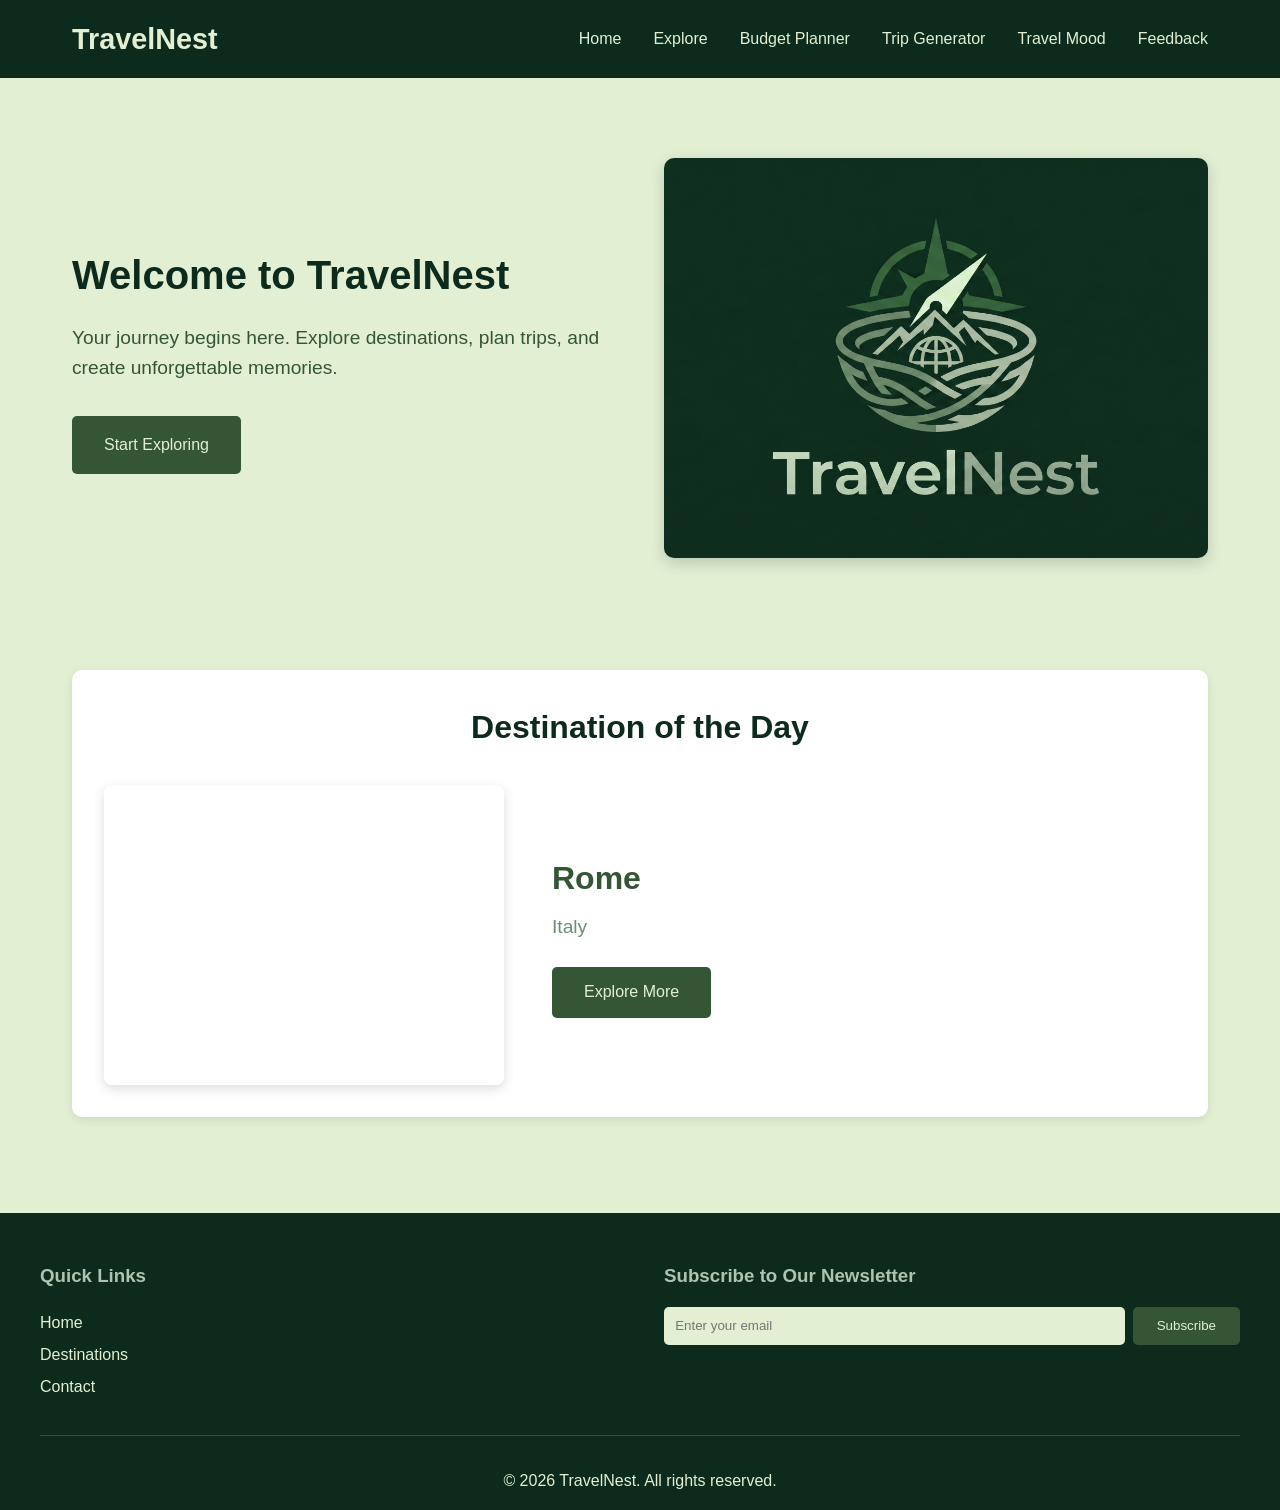
<file: index.html>
<!DOCTYPE html>
<html lang="en">
<head>
    <meta charset="UTF-8">
    <meta name="viewport" content="width=device-width, initial-scale=1.0">
    <meta name="description" content="TravelNest - Your ultimate travel planning companion">
    <title>TravelNest - Home</title>
    <link rel="stylesheet" href="css/index.css">
    <link rel="icon" type="image/x-icon" href="assets/favicon.ico">
</head>    
<body>
    <header>
        <nav class="navbar">
            <div class="logo">TravelNest</div>
            <button class="hamburger" id="hamburger" aria-label="Toggle navigation menu">
                <span></span>
                <span></span>
                <span></span>
            </button>
            <ul class="nav-menu" id="navMenu">
                <li><a href="index.html">Home</a></li>
                <li><a href="explorer.html">Explore</a></li>
                <li><a href="budget.html">Budget Planner</a></li>
                <li><a href="generator.html">Trip Generator</a></li>
                <li><a href="mood.html">Travel Mood</a></li>
                <li><a href="feedback.html">Feedback</a></li>
            </ul>
        </nav>
    </header>

    <main>
        <section class="hero-section">
            <div class="hero-content">
                <div class="hero-text">
                    <h1 id="travelQuote">Welcome to TravelNest</h1>
                    <p>Your journey begins here. Explore destinations, plan trips, and create unforgettable memories.</p>
                    <a href="explorer.html" class="cta-button">Start Exploring</a>
                </div>
                <div class="hero-image" id="heroImage">
                    <!-- Image will be dynamically set via JavaScript -->
                </div>
            </div>
        </section>

        <section class="destination-day">
            <h2>Destination of the Day</h2>
            <div class="featured-destination" id="featuredDestination">
                <div class="featured-image" id="featuredImage">
                    <!-- Image will be dynamically set via JavaScript -->
                </div>
                <div class="featured-info">
                    <h3 id="destName">Loading...</h3>
                    <p id="destCountry">Discovering today's destination...</p>
                    <a href="explorer.html" class="explore-btn">Explore More</a>
                </div>
            </div>
        </section>
    </main>

    <footer>
        <div class="footer-content">
            <div class="footer-links">
                <h3>Quick Links</h3>
                <ul>
                    <li><a href="index.html">Home</a></li>
                    <li><a href="explorer.html">Destinations</a></li>
                    <li><a href="feedback.html">Contact</a></li>
                </ul>
            </div>
            <div class="newsletter">
                <h3>Subscribe to Our Newsletter</h3>
                <form id="newsletterForm">
                    <input type="email" id="emailInput" placeholder="Enter your email" required>
                    <button type="submit">Subscribe</button>
                </form>
                <p id="subscribeMessage"></p>
            </div>
        </div>
        <div class="footer-bottom">
            <p>&copy; 2026 TravelNest. All rights reserved.</p>
        </div>
    </footer>

    <script src="js/index.js"></script>
    <script src="js/ham_mobile.js"></script>
</body>
</html>
</file>
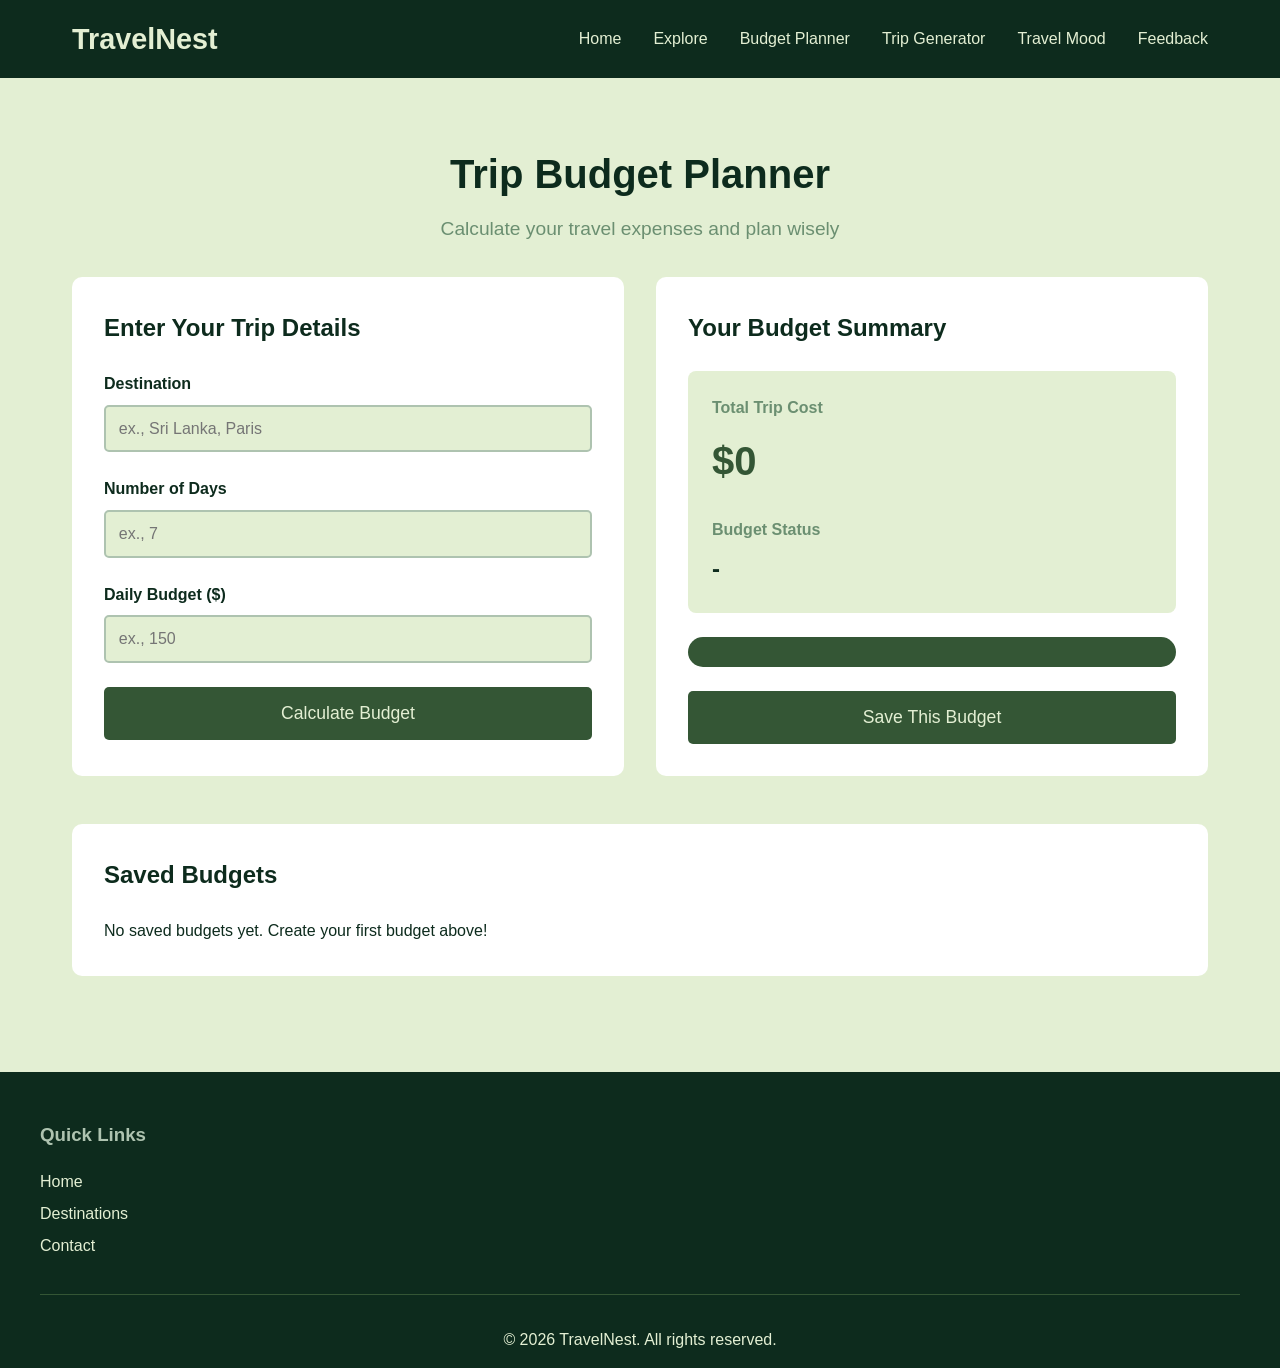
<file: budget.html>
<!DOCTYPE html>
<html lang="en">
<head>
    <meta charset="UTF-8">
    <meta name="viewport" content="width=device-width, initial-scale=1.0">
    <meta name="description" content="Plan your trip budget effectively">
    <title>Budget Planner - TravelNest</title>
    <link rel="stylesheet" href="css/budget.css">
    <link rel="icon" type="image/x-icon" href="assets/favicon.ico">
</head>
<body>
    <header>
        <nav class="navbar">
            <div class="logo">TravelNest</div>
            <button class="hamburger" id="hamburger" aria-label="Toggle navigation menu">
                <span></span>
                <span></span>
                <span></span>
            </button>
            <ul class="nav-menu" id="navMenu">
                <li><a href="index.html">Home</a></li>
                <li><a href="explorer.html">Explore</a></li>
                <li><a href="budget.html">Budget Planner</a></li>
                <li><a href="generator.html">Trip Generator</a></li>
                <li><a href="mood.html">Travel Mood</a></li>
                <li><a href="feedback.html">Feedback</a></li>
            </ul>
        </nav>
    </header>

    <main>
        <section class="budget-header">
            <h1>Trip Budget Planner</h1>
            <p>Calculate your travel expenses and plan wisely</p>
        </section>

        <section class="budget-container">
            <div class="budget-form-section">
                <h2>Enter Your Trip Details</h2>
                <form id="budgetForm">
                    <div class="form-group">
                        <label for="destination">Destination</label>
                        <input type="text" id="destination" required placeholder="ex., Sri Lanka, Paris">
                    </div>

                    <div class="form-group">
                        <label for="days">Number of Days</label>
                        <input type="number" id="days" min="1" required placeholder="ex., 7">
                    </div>

                    <div class="form-group">
                        <label for="dailyBudget">Daily Budget ($)</label>
                        <input type="number" id="dailyBudget" min="1" required placeholder="ex., 150">
                    </div>

                    <button type="submit" class="calculate-btn">Calculate Budget</button>
                </form>
            </div>

            <div class="budget-result-section" id="resultSection">
                <h2>Your Budget Summary</h2>
                <div class="result-card">
                    <div class="result-item">
                        <h3>Total Trip Cost</h3>
                        <p class="total-cost" id="totalCost">$0</p>
                    </div>
                    <div class="result-item">
                        <h3>Budget Status</h3>
                        <p class="budget-status" id="budgetStatus">-</p>
                    </div>
                </div>
                <div class="progress-container">
                    <div class="progress-bar" id="progressBar"></div>
                </div>
                <button class="save-btn" id="saveBudget">Save This Budget</button>
            </div>
        </section>

        <section class="saved-budgets">
            <h2>Saved Budgets</h2>
            <div id="savedBudgetsList">
                <p>No saved budgets yet. Create your first budget above!</p>
            </div>
        </section>
    </main>

    <footer>
        <div class="footer-content">
            <div class="footer-links">
                <h3>Quick Links</h3>
                <ul>
                    <li><a href="index.html">Home</a></li>
                    <li><a href="explorer.html">Destinations</a></li>
                    <li><a href="feedback.html">Contact</a></li>
                </ul>
            </div>
        </div>
        <div class="footer-bottom">
            <p>&copy; 2026 TravelNest. All rights reserved.</p>
        </div>
    </footer>

    <script src="js/ham_mobile.js"></script>
    <script src="js/budget.js"></script>
</body>
</html>
</file>
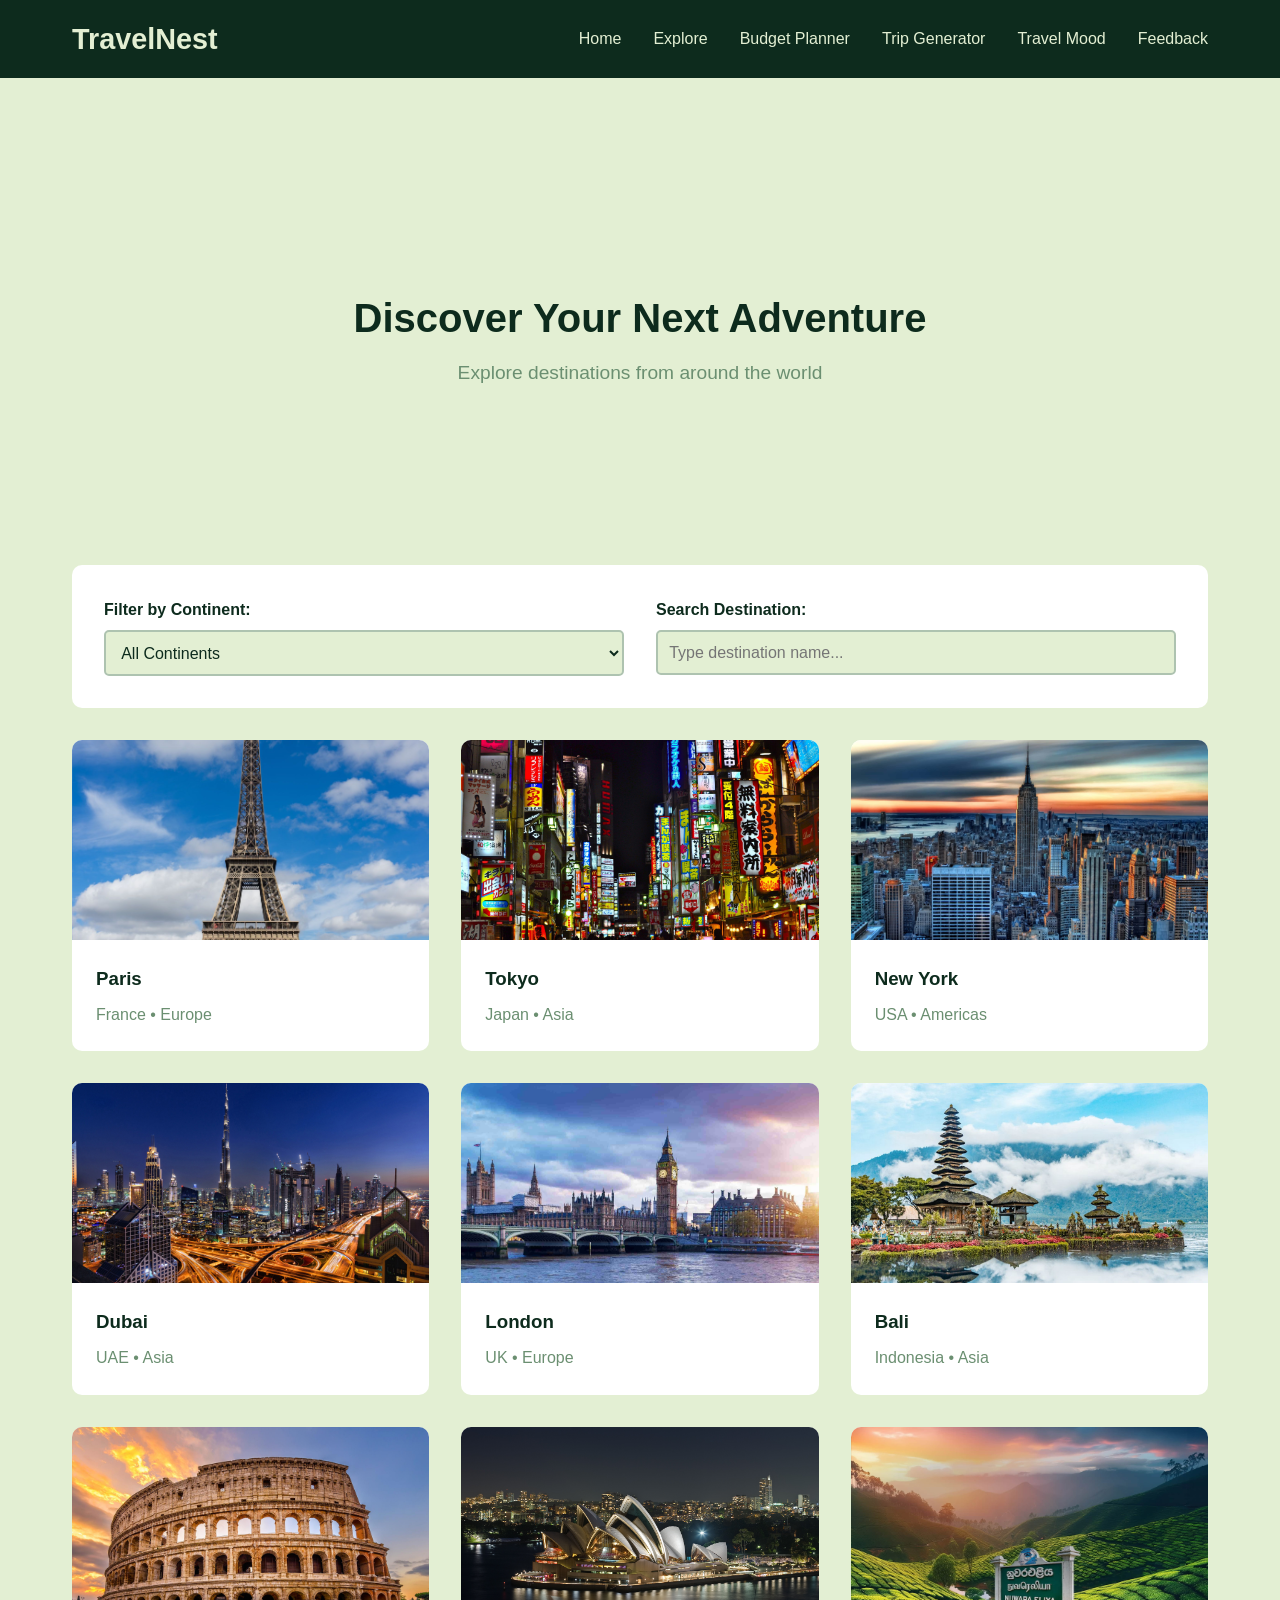
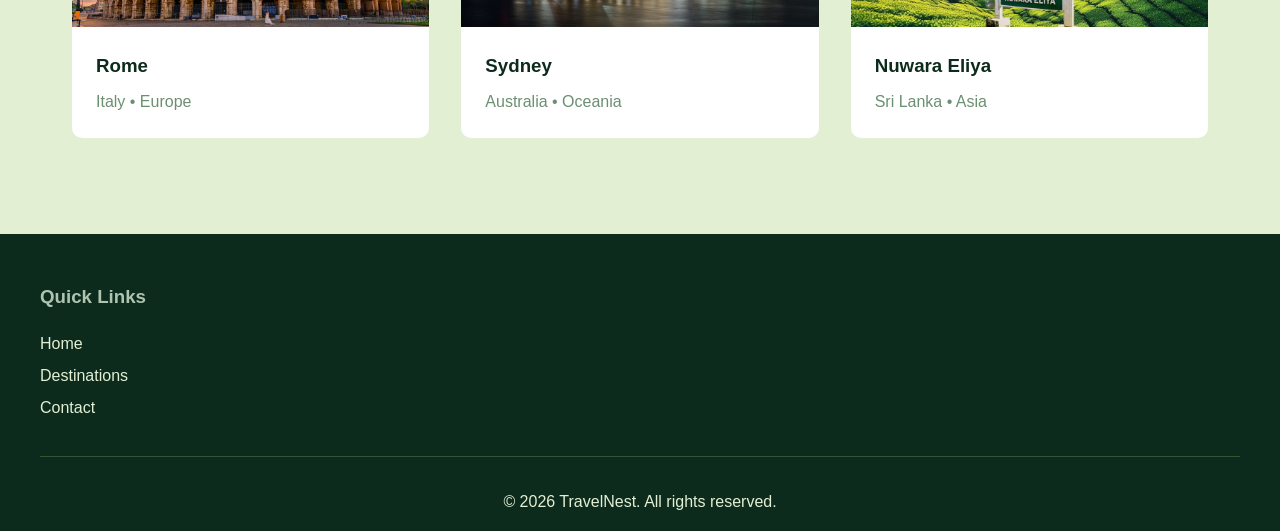
<file: explorer.html>
<!DOCTYPE html>
<html lang="en">
<head>
    <meta charset="UTF-8">
    <meta name="viewport" content="width=device-width, initial-scale=1.0">
    <meta name="description" content="Explore amazing travel destinations">
    <title>Destination Explorer - TravelNest</title>
    <link rel="stylesheet" href="css/explorer.css">
    <link rel="icon" type="image/x-icon" href="assets/favicon.ico">
</head>
<body>
    <header>
        <nav class="navbar">
            <div class="logo">TravelNest</div>
            <button class="hamburger" id="hamburger" aria-label="Toggle navigation menu">
                <span></span>
                <span></span>
                <span></span>
            </button>
            <ul class="nav-menu" id="navMenu">
                <li><a href="index.html">Home</a></li>
                <li><a href="explorer.html">Explore</a></li>
                <li><a href="budget.html">Budget Planner</a></li>
                <li><a href="generator.html">Trip Generator</a></li>
                <li><a href="mood.html">Travel Mood</a></li>
                <li><a href="feedback.html">Feedback</a></li>
            </ul>
        </nav>
    </header>

    <main>
        <section class="explorer-header">
            <h1>Discover Your Next Adventure</h1>
            <p>Explore destinations from around the world</p>
        </section>

        <div class="filter-section">
            <div class="filters">
                <div class="filter-group">
                    <label for="continentFilter">Filter by Continent:</label>
                    <select id="continentFilter">
                        <option value="all">All Continents</option>
                        <option value="Asia">Asia</option>
                        <option value="Europe">Europe</option>
                        <option value="Sri Lanka">Sri Lanka</option>
                        <option value="Americas">Americas</option>
                        <option value="Oceania">Oceania</option>
                    </select>
                </div>
                <div class="filter-group">
                    <label for="searchInput">Search Destination:</label>
                    <input type="text" id="searchInput" placeholder="Type destination name...">
                </div>
            </div>
        </div>

        <div class="destinations-grid" id="destinationsGrid">
            <!-- Destination cards will be loaded here by JavaScript -->
        </div>
    </main>

    <!-- Modal -->
    <div id="destinationModal" class="modal">
        <div class="modal-content">
            <span class="close">&times;</span>
            <h2 id="modalTitle">Destination Name</h2>
            <div id="modalBody">
                <!-- Modal content will be loaded here -->
            </div>
        </div>
    </div>

    <footer>
        <div class="footer-content">
            <div class="footer-links">
                <h3>Quick Links</h3>
                <ul>
                    <li><a href="index.html">Home</a></li>
                    <li><a href="explorer.html">Destinations</a></li>
                    <li><a href="feedback.html">Contact</a></li>
                </ul>
            </div>
        </div>
        <div class="footer-bottom">
            <p>&copy; 2026 TravelNest. All rights reserved.</p>
        </div>
    </footer>

    <script src="js/ham_mobile.js"></script>
    <script src="js/explorer.js"></script>
    
    
</body>
</html>
</file>
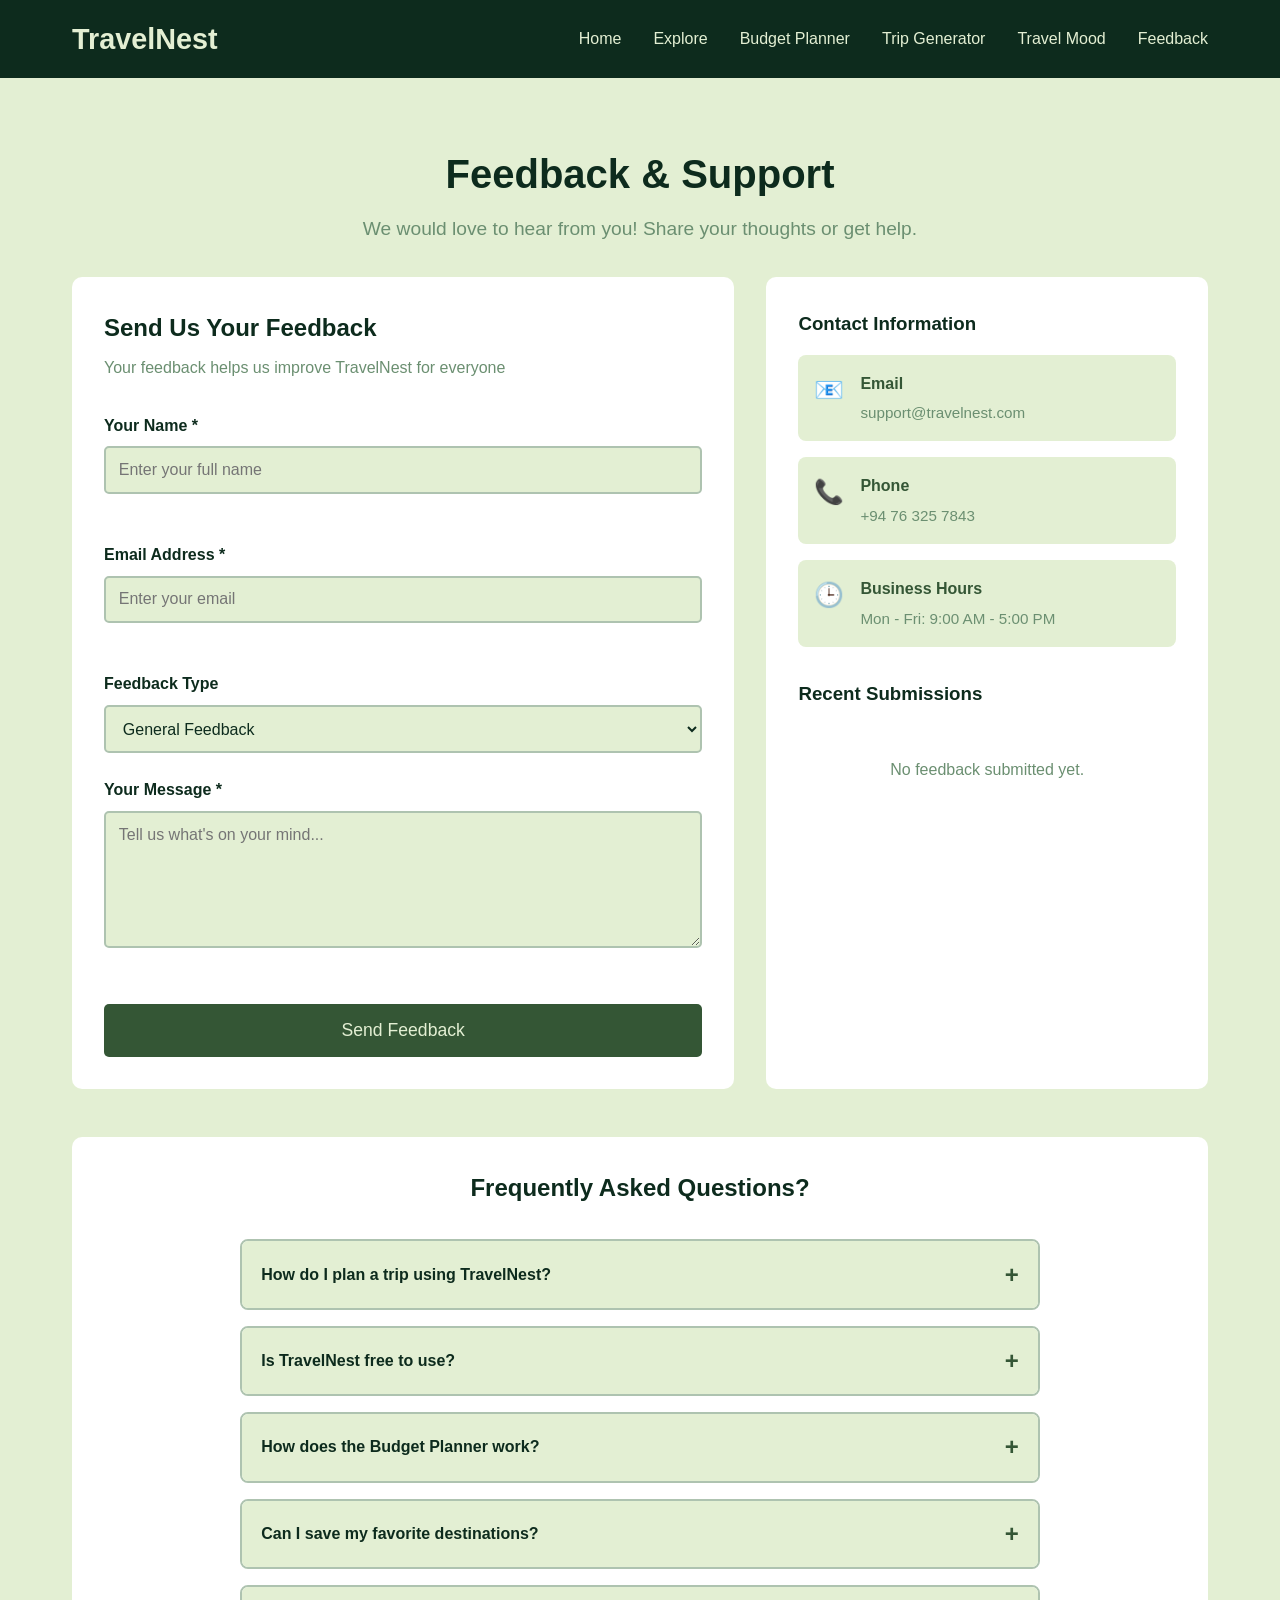
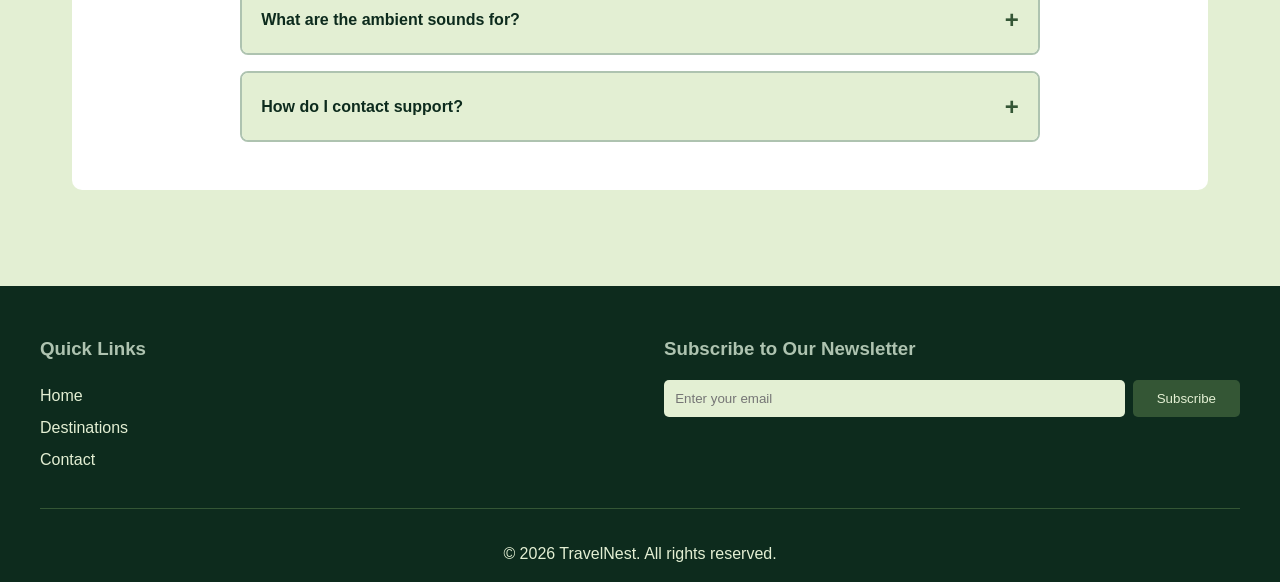
<file: feedback.html>
<!DOCTYPE html>
<html lang="en">
<head>
    <meta charset="UTF-8">
    <meta name="viewport" content="width=device-width, initial-scale=1.0">
    <meta name="description" content="Contact us and get support">
    <title>Feedback & Support - TravelNest</title>
    <link rel="stylesheet" href="css/feedback.css">
    <link rel="icon" type="image/x-icon" href="assets/favicon.ico">
</head>
<body>
    <header>
        <nav class="navbar">
            <div class="logo">TravelNest</div>
            <button class="hamburger" id="hamburger" aria-label="Toggle navigation menu">
                <span></span>
                <span></span>
                <span></span>
            </button>
            <ul class="nav-menu" id="navMenu">
                <li><a href="index.html">Home</a></li>
                <li><a href="explorer.html">Explore</a></li>
                <li><a href="budget.html">Budget Planner</a></li>
                <li><a href="generator.html">Trip Generator</a></li>
                <li><a href="mood.html">Travel Mood</a></li>
                <li><a href="feedback.html">Feedback</a></li>
            </ul>
        </nav>
    </header>

    <main>
        <section class="feedback-header">
            <h1>Feedback & Support</h1>
            <p>We would love to hear from you! Share your thoughts or get help.</p>
        </section>

        <section class="content-container">
            <div class="form-section">
                <h2>Send Us Your Feedback</h2>
                <p class="form-description">Your feedback helps us improve TravelNest for everyone</p>
                
                <form id="feedbackForm">
                    <div class="form-group">
                        <label for="userName">Your Name *</label>
                        <input type="text" id="userName" required placeholder="Enter your full name" autocomplete="name">
                        <span class="error-message" id="nameError"></span>
                    </div>

                    <div class="form-group">
                        <label for="userEmail">Email Address *</label>
                        <input type="email" id="userEmail" required placeholder="Enter your email" autocomplete="email">
                        <span class="error-message" id="emailError"></span>
                    </div>

                    <div class="form-group">
                        <label for="feedbackType">Feedback Type</label>
                        <select id="feedbackType">
                            <option value="general">General Feedback</option>
                            <option value="bug">Report a Bug</option>
                            <option value="suggestion">Suggestion</option>
                            <option value="support">Support Request</option>
                        </select>
                    </div>

                    <div class="form-group">
                        <label for="userMessage">Your Message *</label>
                        <textarea id="userMessage" rows="6" required placeholder="Tell us what's on your mind..."></textarea>
                        <span class="error-message" id="messageError"></span>
                    </div>

                    <button type="submit" class="submit-btn">Send Feedback</button>
                </form>

                <div class="success-message" id="successMessage">
                    <p>✓ Thank you! Your feedback has been submitted successfully.</p>
                </div>
            </div>

            <div class="info-section">
                <div class="contact-info">
                    <h3>Contact Information</h3>
                    <div class="contact-item">
                        <span class="icon">📧</span>
                        <div>
                            <h4>Email</h4>
                            <p>support@travelnest.com</p>
                        </div>
                    </div>
                    <div class="contact-item">
                        <span class="icon">📞</span>
                        <div>
                            <h4>Phone</h4>
                            <p>+94 76 325 7843</p>
                        </div>
                    </div>
                    <div class="contact-item">
                        <span class="icon">🕒</span>
                        <div>
                            <h4>Business Hours</h4>
                            <p>Mon - Fri: 9:00 AM - 5:00 PM</p>
                        </div>
                    </div>
                </div>

                <div class="submitted-feedback">
                    <h3>Recent Submissions</h3>
                    <div id="feedbackList">
                        <p class="empty-message">No feedback submitted yet.</p>
                    </div>
                </div>
            </div>
        </section>

        <section class="faq-section">
            <h2>Frequently Asked Questions?</h2>
            <div class="faq-container">
                <div class="faq-item">
                    <button class="faq-question">
                        <span>How do I plan a trip using TravelNest?</span>
                        <span class="faq-icon">+</span>
                    </button>
                    <div class="faq-answer">
                        <p>Start by exploring destinations on our Destination Explorer page. Then use the Budget Planner to calculate costs, and try our Random Trip Generator for inspiration. You can track your plans on the Travel Mood page.</p>
                    </div>
                </div>

                <div class="faq-item">
                    <button class="faq-question">
                        <span>Is TravelNest free to use?</span>
                        <span class="faq-icon">+</span>
                    </button>
                    <div class="faq-answer">
                        <p>Yes! TravelNest is completely free to use. All features including destination exploration, budget planning, and trip generation are available at no cost.</p>
                    </div>
                </div>

                <div class="faq-item">
                    <button class="faq-question">
                        <span>How does the Budget Planner work?</span>
                        <span class="faq-icon">+</span>
                    </button>
                    <div class="faq-answer">
                        <p>Enter your destination, number of days, and daily budget. Our calculator will show your total trip cost and budget status (low, moderate, or luxury). You can save multiple budgets for comparison.</p>
                    </div>
                </div>

                <div class="faq-item">
                    <button class="faq-question">
                        <span>Can I save my favorite destinations?</span>
                        <span class="faq-icon">+</span>
                    </button>
                    <div class="faq-answer">
                        <p>Absolutely! Use the Random Trip Generator to create a wishlist, or track destinations as visited or planned on the Travel Mood page. All data is saved locally on your device.</p>
                    </div>
                </div>

                <div class="faq-item">
                    <button class="faq-question">
                        <span>What are the ambient sounds for?</span>
                        <span class="faq-icon">+</span>
                    </button>
                    <div class="faq-answer">
                        <p>The Travel Mood page offers ambient sounds like beach waves, forest, city, and rain. These sounds help you relax and imagine yourself in different travel destinations while planning your trips.</p>
                    </div>
                </div>

                <div class="faq-item">
                    <button class="faq-question">
                        <span>How do I contact support?</span>
                        <span class="faq-icon">+</span>
                    </button>
                    <div class="faq-answer">
                        <p>You can reach us through the feedback form on this page, email us at support@travelnest.com, or call us during business hours at +94 76 325 7843.</p>
                    </div>
                </div>
            </div>
        </section>
    </main>

    <footer>
        <div class="footer-content">
            <div class="footer-links">
                <h3>Quick Links</h3>
                <ul>
                    <li><a href="index.html">Home</a></li>
                    <li><a href="explorer.html">Destinations</a></li>
                    <li><a href="feedback.html">Contact</a></li>
                </ul>
            </div>
            <div class="newsletter">
                <h3>Subscribe to Our Newsletter</h3>
                <form id="newsletterForm">
                    <input type="email" id="emailInput" placeholder="Enter your email" required>
                    <button type="submit">Subscribe</button>
                </form>
                <p id="subscribeMessage"></p>
            </div>
        </div>
        <div class="footer-bottom">
            <p>&copy; 2026 TravelNest. All rights reserved.</p>
        </div>
    </footer>

    <script src="js/ham_mobile.js"></script>
    <script src="js/feedback.js"></script>
</body>
</html>
</file>
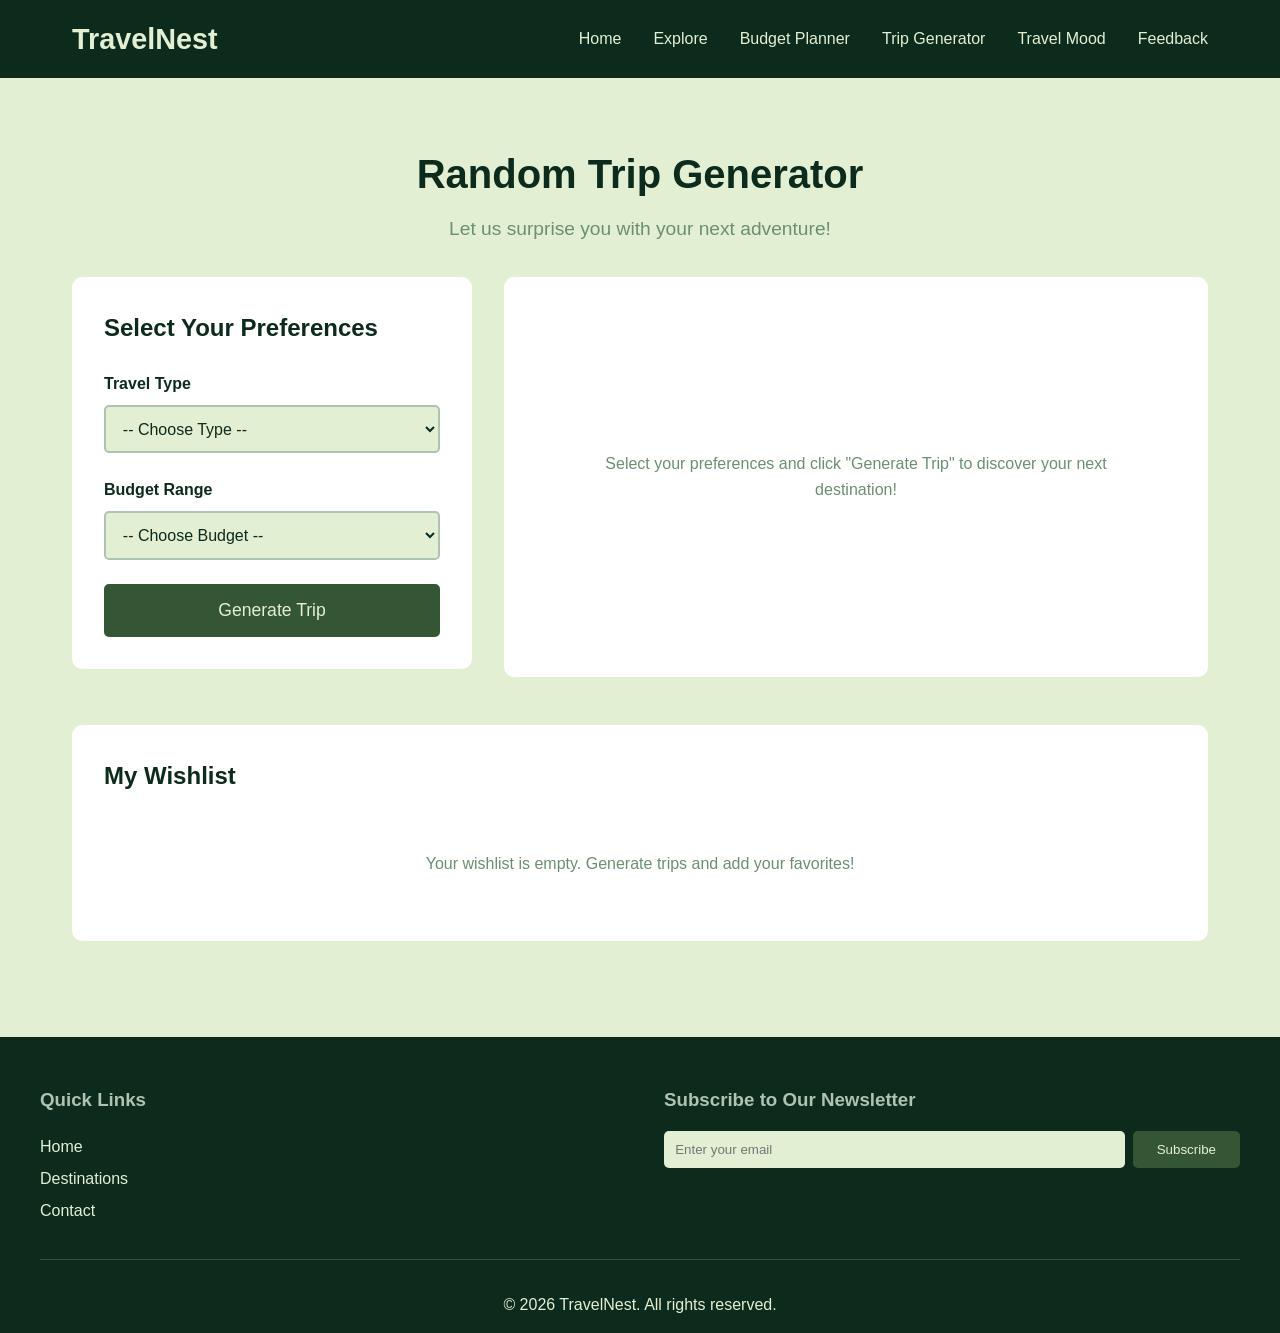
<file: generator.html>
<!DOCTYPE html>
<html lang="en">
<head>
    <meta charset="UTF-8">
    <meta name="viewport" content="width=device-width, initial-scale=1.0">
    <meta name="description" content="Generate random trip suggestions">
    <title>Random Trip Generator - TravelNest</title>
    <link rel="stylesheet" href="css/generator.css">
    <link rel="icon" type="image/x-icon" href="assets/favicon.ico">
</head>
<body>
    <header>
        <nav class="navbar">
            <div class="logo">TravelNest</div>
            <button class="hamburger" id="hamburger" aria-label="Toggle navigation menu">
                <span></span>
                <span></span>
                <span></span>
            </button>
            <ul class="nav-menu" id="navMenu">
                <li><a href="index.html">Home</a></li>
                <li><a href="explorer.html">Explore</a></li>
                <li><a href="budget.html">Budget Planner</a></li>
                <li><a href="generator.html">Trip Generator</a></li>
                <li><a href="mood.html">Travel Mood</a></li>
                <li><a href="feedback.html">Feedback</a></li>
            </ul>
        </nav>
    </header>

    <main>
        <section class="generator-header">
            <h1>Random Trip Generator</h1>
            <p>Let us surprise you with your next adventure!</p>
        </section>

        <section class="generator-container">
            <div class="preferences-section">
                <h2>Select Your Preferences</h2>
                <form id="generatorForm">
                    <div class="form-group">
                        <label for="travelType">Travel Type</label>
                        <select id="travelType" required>
                            <option value="">-- Choose Type --</option>
                            <option value="adventure">Adventure</option>
                            <option value="relaxation">Relaxation</option>
                            <option value="cultural">Cultural</option>
                            <option value="nature">Nature</option>
                        </select>
                    </div>

                    <div class="form-group">
                        <label for="budgetRange">Budget Range</label>
                        <select id="budgetRange" required>
                            <option value="">-- Choose Budget --</option>
                            <option value="low">Low ($100 - $150)</option>
                            <option value="medium">Medium ($200 - $250)</option>
                            <option value="high">High ($300+)</option>
                        </select>
                    </div>

                    <button type="submit" class="generate-btn">Generate Trip</button>
                </form>
            </div>

            <div class="result-section" id="resultSection">
                <div class="result-placeholder">
                    <p>Select your preferences and click "Generate Trip" to discover your next destination!</p>
                </div>
                <div class="result-content" id="resultContent" style="display: none;">
                    <div class="destination-card-large">
                        <div class="card-image-large" id="generatedImage"></div>
                        <div class="card-info-large">
                            <h2 id="generatedDestination">Destination Name</h2>
                            <p class="destination-country" id="generatedCountry">Country</p>
                            <p class="destination-description" id="generatedDescription">Description</p>
                            <div class="destination-details">
                                <p><strong>Type:</strong> <span id="generatedType">-</span></p>
                                <p><strong>Budget:</strong> <span id="generatedBudget">-</span></p>
                            </div>
                        </div>
                    </div>
                    <div class="action-buttons">
                        <button class="surprise-btn" id="surpriseBtn">
                            Surprise Me Again
                        </button>
                        <button class="wishlist-btn" id="wishlistBtn">
                            Add to Wishlist
                        </button>
                    </div>
                </div>
            </div>
        </section>

        <section class="wishlist-section">
            <h2>My Wishlist</h2>
            <div id="wishlistContainer">
                <p class="empty-message">Your wishlist is empty. Generate trips and add your favorites!</p>
            </div>
        </section>
    </main>

    <footer>
        <div class="footer-content">
            <div class="footer-links">
                <h3>Quick Links</h3>
                <ul>
                    <li><a href="index.html">Home</a></li>
                    <li><a href="explorer.html">Destinations</a></li>
                    <li><a href="feedback.html">Contact</a></li>
                </ul>
            </div>
            <div class="newsletter">
                <h3>Subscribe to Our Newsletter</h3>
                <form id="newsletterForm">
                    <input type="email" id="emailInput" placeholder="Enter your email" required>
                    <button type="submit">Subscribe</button>
                </form>
                <p id="subscribeMessage"></p>
            </div>
        </div>
        <div class="footer-bottom">
            <p>&copy; 2026 TravelNest. All rights reserved.</p>
        </div>
    </footer>

    <script src="js/ham_mobile.js"></script>
    <script src="js/generator.js"></script>
</body>
</html>
</file>
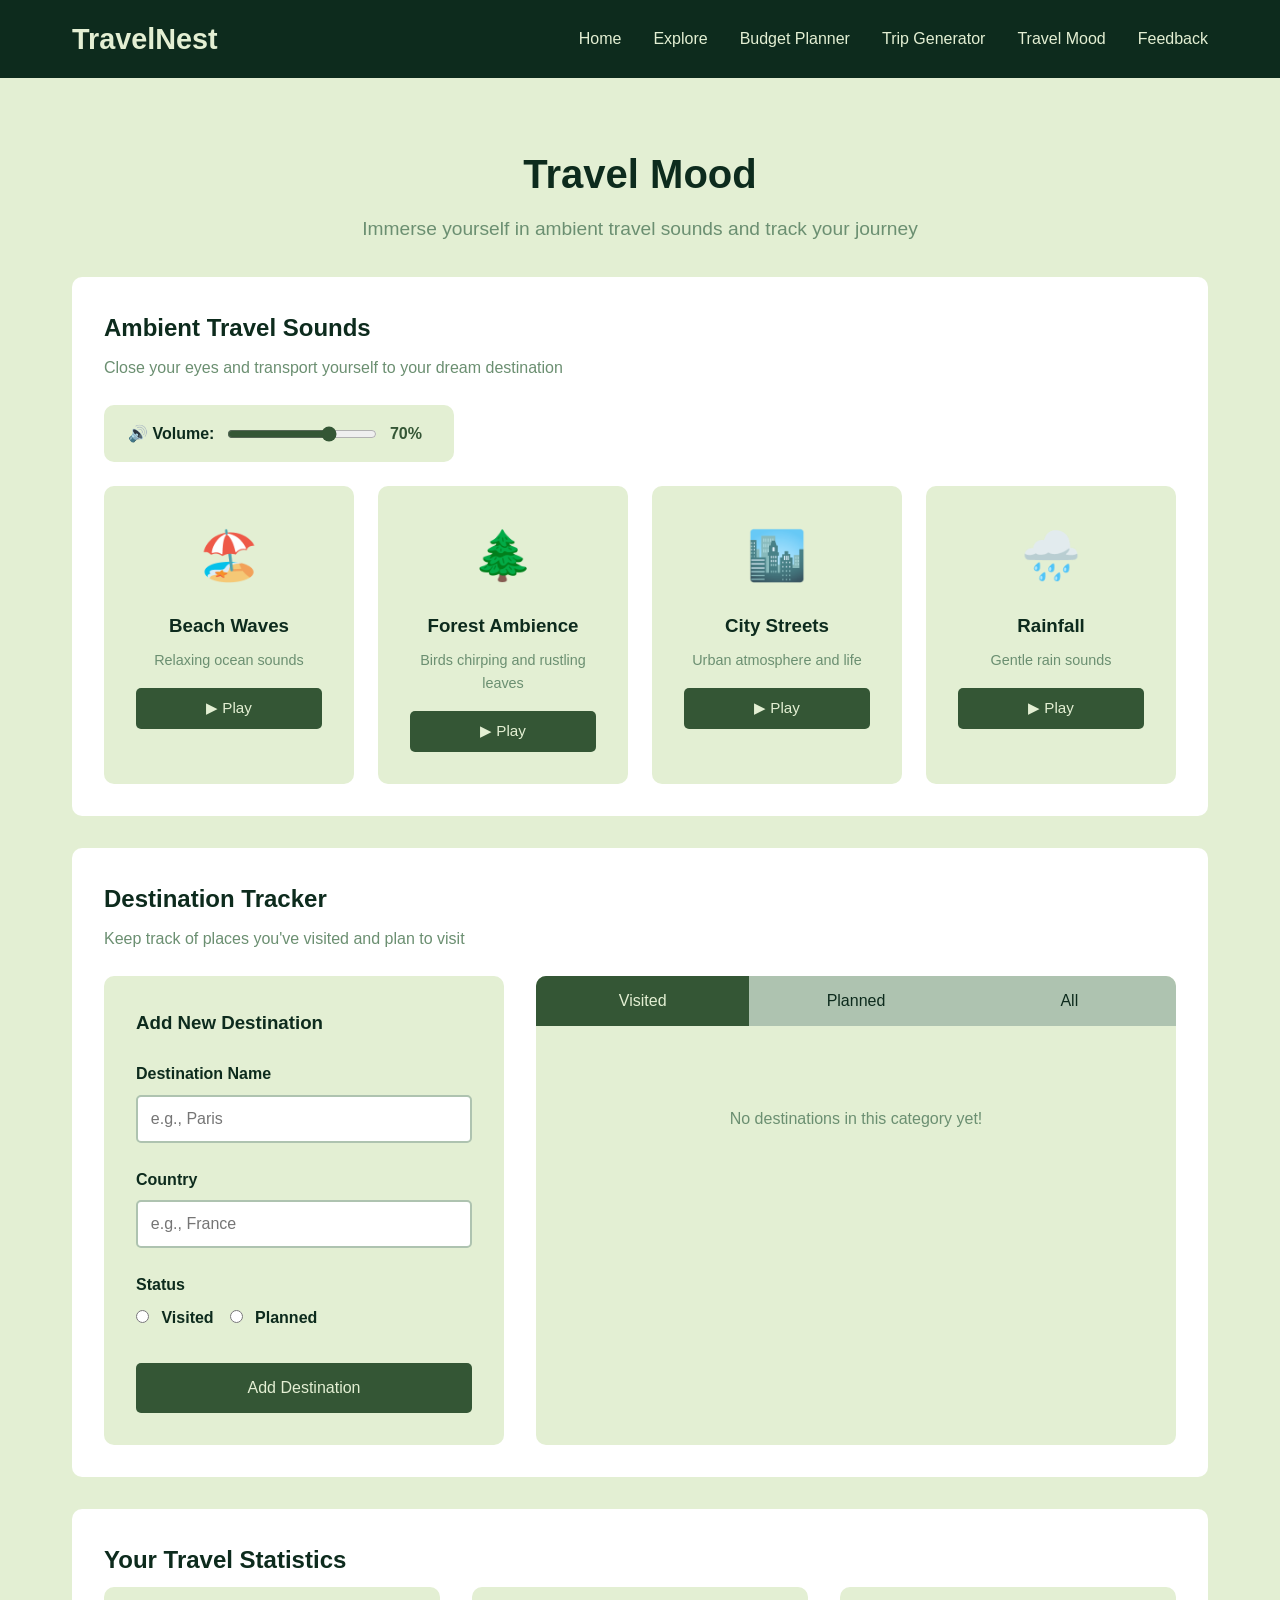
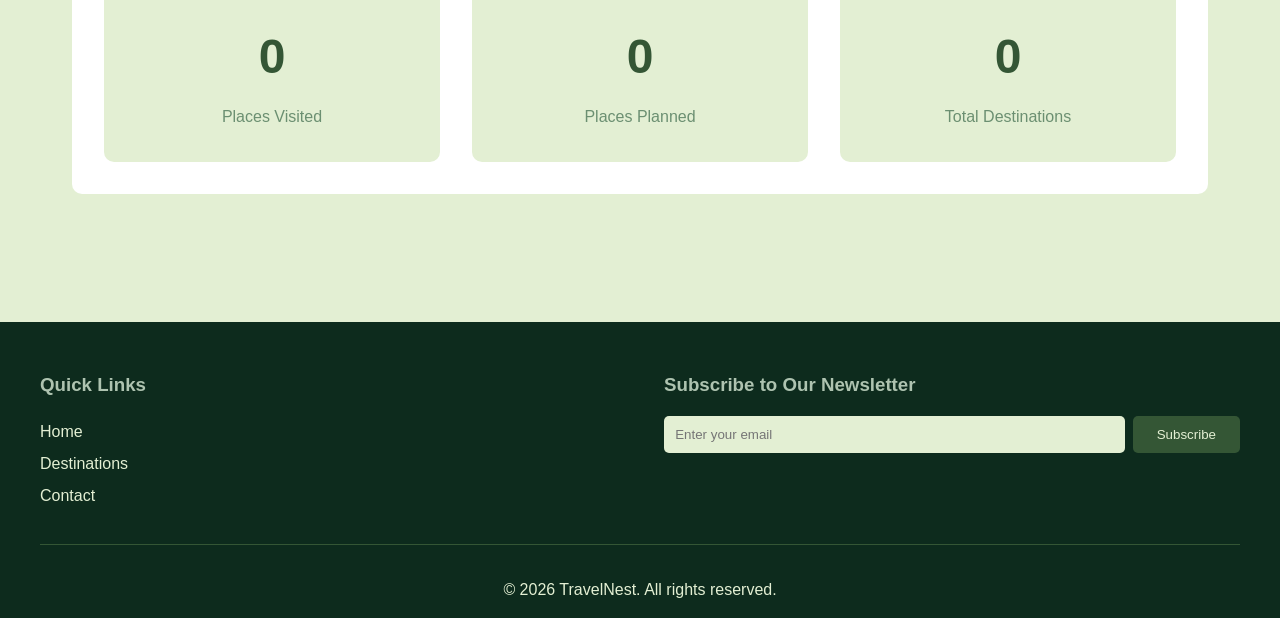
<file: mood.html>
<!DOCTYPE html>
<html lang="en">
<head>
    <meta charset="UTF-8">
    <meta name="viewport" content="width=device-width, initial-scale=1.0">
    <meta name="description" content="Set your travel mood and track destinations">
    <title>Travel Mood - TravelNest</title>
    <link rel="stylesheet" href="css/mood.css">
    <link rel="icon" type="image/x-icon" href="assets/favicon.ico">
</head>
<body>
    <header>
        <nav class="navbar">
            <div class="logo">TravelNest</div>
            <button class="hamburger" id="hamburger" aria-label="Toggle navigation menu">
                <span></span>
                <span></span>
                <span></span>
            </button>
            <ul class="nav-menu" id="navMenu">
                <li><a href="index.html">Home</a></li>
                <li><a href="explorer.html">Explore</a></li>
                <li><a href="budget.html">Budget Planner</a></li>
                <li><a href="generator.html">Trip Generator</a></li>
                <li><a href="mood.html">Travel Mood</a></li>
                <li><a href="feedback.html">Feedback</a></li>
            </ul>
        </nav>
    </header>

    <main>
        <section class="mood-header">
            <h1>Travel Mood</h1>
            <p>Immerse yourself in ambient travel sounds and track your journey</p>
        </section>

        <section class="ambient-sounds">
            <h2>Ambient Travel Sounds</h2>
            <p class="section-description">Close your eyes and transport yourself to your dream destination</p>

            <!-- Volume Control -->
            <div class="volume-control">
                <label for="volumeSlider">🔊 Volume:</label>
                <input type="range" id="volumeSlider" min="0" max="1" step="0.1" value="0.7">
                <span id="volumeValue">70%</span>
            </div>

            <div class="sounds-grid">
                <div class="sound-card">
                    <div class="sound-icon beach-icon">🏖️</div>
                    <h3>Beach Waves</h3>
                    <p>Relaxing ocean sounds</p>
                    <button class="sound-toggle" data-sound="beach">▶ Play</button>
                </div>

                <div class="sound-card">
                    <div class="sound-icon forest-icon">🌲</div>
                    <h3>Forest Ambience</h3>
                    <p>Birds chirping and rustling leaves</p>
                    <button class="sound-toggle" data-sound="forest">▶ Play</button>
                </div>

                <div class="sound-card">
                    <div class="sound-icon city-icon">🏙️</div>
                    <h3>City Streets</h3>
                    <p>Urban atmosphere and life</p>
                    <button class="sound-toggle" data-sound="city">▶ Play</button>
                </div>

                <div class="sound-card">
                    <div class="sound-icon rain-icon">🌧️</div>
                    <h3>Rainfall</h3>
                    <p>Gentle rain sounds</p>
                    <button class="sound-toggle" data-sound="rain">▶ Play</button>
                </div>
            </div>
        </section>

        <section class="destination-tracker">
            <h2>Destination Tracker</h2>
            <p class="section-description">Keep track of places you've visited and plan to visit</p>
            
            <div class="tracker-container">
                <div class="add-destination-form">
                    <h3>Add New Destination</h3>
                    <form id="destinationForm">
                        <div class="form-group">
                            <label for="destinationName">Destination Name</label>
                            <input type="text" id="destinationName" required placeholder="e.g., Paris" autocomplete="off">
                        </div>

                        <div class="form-group">
                            <label for="destinationCountry">Country</label>
                            <input type="text" id="destinationCountry" required placeholder="e.g., France" autocomplete="off">
                        </div>

                        <div class="form-group">
                            <p class="status-label">Status</p>
                            <div class="radio-group">
                                <label class="radio-label">
                                    <input type="radio" name="status" value="visited" required>
                                    <span>Visited</span>
                                </label>
                                <label class="radio-label">
                                    <input type="radio" name="status" value="planned" required>
                                    <span>Planned</span>
                                </label>
                            </div>
                        </div>

                        <button type="submit" class="add-btn">Add Destination</button>
                    </form>
                </div>

                <div class="destinations-display">
                    <div class="tab-buttons">
                        <button class="tab-btn active" data-tab="visited">Visited</button>
                        <button class="tab-btn" data-tab="planned">Planned</button>
                        <button class="tab-btn" data-tab="all">All</button>
                    </div>

                    <div class="destinations-list" id="destinationsList">
                        <p class="empty-state">No destinations yet. Add your first one above!</p>
                    </div>
                </div>
            </div>
        </section>

        <section class="stats-section">
            <h2>Your Travel Statistics</h2>
            <div class="stats-grid">
                <div class="stat-card">
                    <div class="stat-number" id="visitedCount">0</div>
                    <div class="stat-label">Places Visited</div>
                </div>
                <div class="stat-card">
                    <div class="stat-number" id="plannedCount">0</div>
                    <div class="stat-label">Places Planned</div>
                </div>
                <div class="stat-card">
                    <div class="stat-number" id="totalCount">0</div>
                    <div class="stat-label">Total Destinations</div>
                </div>
            </div>
        </section>
    </main>

    <footer>
        <div class="footer-content">
            <div class="footer-links">
                <h3>Quick Links</h3>
                <ul>
                    <li><a href="index.html">Home</a></li>
                    <li><a href="explorer.html">Destinations</a></li>
                    <li><a href="feedback.html">Contact</a></li>
                </ul>
            </div>
            <div class="newsletter">
                <h3>Subscribe to Our Newsletter</h3>
                <form id="newsletterForm">
                    <input type="email" id="emailInput" placeholder="Enter your email" required autocomplete="email">
                    <button type="submit">Subscribe</button>
                </form>
                <p id="subscribeMessage"></p>
            </div>
        </div>
        <div class="footer-bottom">
            <p>&copy; 2026 TravelNest. All rights reserved.</p>
        </div>
    </footer>

    <script src="js/ham_mobile.js"></script>
    <script src="js/mood.js"></script>
</body>
</html>
</file>
<file: css/index.css>
/* Emerald Essence Color Palette */
/* This is where i got the theme for all pages palettes --> https://samanthadigital.com/luxury-color-palettes/  (#5)*/
:root {
    --deep-forest: #0D2B1D;
    --forest-green: #345635;
    --sage-green: #6B8F71;
    --soft-sage: #AEC3B0;
    --light-mint: #E3EFD3;
}

/* Reset and Base Styles */
* {
    margin: 0;
    padding: 0;
    box-sizing: border-box;
}

body {
    font-family: Arial, sans-serif;
    line-height: 1.6;
    color: var(--deep-forest);
    background-color: var(--light-mint);
}

/* Header and Navigation */
header {
    background-color: var(--deep-forest);
    padding: 1rem 0;
    position: sticky;
    top: 0;
    z-index: 1000;
}

.navbar {
    max-width: 1200px;
    margin: 0 auto;
    padding: 0 2rem;
    display: flex;
    justify-content: space-between;
    align-items: center;
}

.logo {
    font-size: 1.8rem;
    font-weight: bold;
    color: var(--light-mint);
}

.nav-menu {
    display: flex;
    list-style: none;
    gap: 2rem;
}

.nav-menu a {
    color: var(--light-mint);
    text-decoration: none;
    transition: color 0.3s ease;
}

.nav-menu a:hover {
    color: var(--soft-sage);
}

.hamburger {
    display: none;
    flex-direction: column;
    background: none;
    border: none;
    cursor: pointer;
}

.hamburger span {
    width: 25px;
    height: 3px;
    background-color: var(--light-mint);
    margin: 3px 0;
    transition: 0.3s;
}

/* Main Content */
main {
    max-width: 1200px;
    margin: 0 auto;
    padding: 2rem;
}

/* Hero Section */
.hero-section {
    padding: 3rem 0;
}

.hero-content {
    display: grid;
    grid-template-columns: 1fr 1fr;
    gap: 3rem;
    align-items: center;
}

.hero-text h1 {
    font-size: 2.5rem;
    color: var(--deep-forest);
    margin-bottom: 1rem;
    transition: opacity 0.3s ease;
}

.hero-text p {
    font-size: 1.2rem;
    color: var(--forest-green);
    margin-bottom: 2rem;
}

.cta-button {
    display: inline-block;
    padding: 1rem 2rem;
    background-color: var(--forest-green);
    color: var(--light-mint);
    text-decoration: none;
    border-radius: 5px;
    transition: background-color 0.3s ease, transform 0.3s ease;
}

.cta-button:hover {
    background-color: var(--sage-green);
    transform: translateY(-2px);
}

/* Hero Image */
.hero-image {
    width: 100%;
    height: 400px;
    background-size: cover;
    background-position: center;
    background-repeat: no-repeat;
    border-radius: 10px;
    box-shadow: 0 5px 15px rgba(13, 43, 29, 0.2);
    transition: background-image 0.5s ease;
    position: relative;
    overflow: hidden;
}

.hero-image::before {
    content: '';
    position: absolute;
    top: 0;
    left: 0;
    right: 0;
    bottom: 0;
    background: linear-gradient(to bottom, transparent 60%, rgba(13, 43, 29, 0.3));
    border-radius: 10px;
}

/* Destination of the Day */
.destination-day {
    margin-top: 4rem;
    padding: 2rem;
    background-color: white;
    border-radius: 10px;
    box-shadow: 0 3px 10px rgba(13, 43, 29, 0.1);
}

.destination-day h2 {
    color: var(--deep-forest);
    margin-bottom: 2rem;
    text-align: center;
    font-size: 2rem;
}

.featured-destination {
    display: grid;
    grid-template-columns: 400px 1fr;
    gap: 2rem;
    align-items: center;
}

/* Featured Image */
.featured-image {
    width: 100%;
    height: 300px;
    background-size: cover;
    background-position: center;
    background-repeat: no-repeat;
    border-radius: 8px;
    box-shadow: 0 4px 12px rgba(13, 43, 29, 0.15);
    transition: transform 0.3s ease;
}

.featured-image:hover {
    transform: scale(1.02);
}

.featured-info {
    padding: 1rem;
}

.featured-info h3 {
    color: var(--forest-green);
    margin-bottom: 0.5rem;
    font-size: 2rem;
}

.featured-info p {
    color: var(--sage-green);
    font-size: 1.2rem;
    margin-bottom: 1.5rem;
}

.explore-btn {
    display: inline-block;
    padding: 0.8rem 2rem;
    background-color: var(--forest-green);
    color: var(--light-mint);
    text-decoration: none;
    border-radius: 5px;
    transition: background-color 0.3s ease, transform 0.3s ease;
}

.explore-btn:hover {
    background-color: var(--sage-green);
    transform: translateY(-2px);
}

/* Footer */
footer {
    background-color: var(--deep-forest);
    color: var(--light-mint);
    margin-top: 4rem;
    padding: 3rem 2rem 1rem;
}

.footer-content {
    max-width: 1200px;
    margin: 0 auto;
    display: grid;
    grid-template-columns: 1fr 1fr;
    gap: 3rem;
    margin-bottom: 2rem;
}

.footer-links h3,
.newsletter h3 {
    margin-bottom: 1rem;
    color: var(--soft-sage);
}

.footer-links ul {
    list-style: none;
}

.footer-links a {
    color: var(--light-mint);
    text-decoration: none;
    line-height: 2;
}

.footer-links a:hover {
    color: var(--soft-sage);
}

.newsletter form {
    display: flex;
    gap: 0.5rem;
    margin-bottom: 1rem;
}

.newsletter input {
    flex: 1;
    padding: 0.7rem;
    border: none;
    border-radius: 5px;
    background-color: var(--light-mint);
    color: var(--deep-forest);
}

.newsletter button {
    padding: 0.7rem 1.5rem;
    background-color: var(--forest-green);
    color: var(--light-mint);
    border: none;
    border-radius: 5px;
    cursor: pointer;
    transition: background-color 0.3s ease;
}

.newsletter button:hover {
    background-color: var(--sage-green);
}

#subscribeMessage {
    font-size: 0.9rem;
    color: var(--soft-sage);
}

.footer-bottom {
    text-align: center;
    padding-top: 2rem;
    border-top: 1px solid var(--forest-green);
    max-width: 1200px;
    margin: 0 auto;
}

/* Mobile Responsive */
@media screen and (max-width: 768px) {
    .hamburger {
        display: flex;
    }

    .nav-menu {
        position: fixed;
        left: -100%;
        top: 70px;
        flex-direction: column;
        background-color: var(--deep-forest);
        width: 100%;
        text-align: center;
        transition: 0.3s;
        padding: 2rem 0;
    }

    .nav-menu.active {
        left: 0;
    }

    .hero-content {
        grid-template-columns: 1fr;
    }

    .hero-image {
        height: 300px;
    }

    .featured-destination {
        grid-template-columns: 1fr;
    }

    .featured-image {
        height: 250px;
    }

    .footer-content {
        grid-template-columns: 1fr;
    }
}
</file>
<file: css/budget.css>
/* emerald essence color palette. I got from the internet*/
:root {
    --deep-forest: #0D2B1D;
    --forest-green: #345635;
    --sage-green: #6B8F71;
    --soft-sage: #AEC3B0;
    --light-mint: #E3EFD3;
}

/* reset and base styles */
* {
    margin: 0;
    padding: 0;
    box-sizing: border-box;
}

body {
    font-family: Arial, sans-serif;
    line-height: 1.6;
    color: var(--deep-forest);
    background-color: var(--light-mint);
}

/* header and navigation */
header {
    background-color: var(--deep-forest);
    padding: 1rem 0;
    position: sticky;
    top: 0;
    z-index: 1000;
}

.navbar {
    max-width: 1200px;
    margin: 0 auto;
    padding: 0 2rem;
    display: flex;
    justify-content: space-between;
    align-items: center;
}

.logo {
    font-size: 1.8rem;
    font-weight: bold;
    color: var(--light-mint);
}

.nav-menu {
    display: flex;
    list-style: none;
    gap: 2rem;
}

.nav-menu a {
    color: var(--light-mint);
    text-decoration: none;
    transition: color 0.3s ease;
}

.nav-menu a:hover {
    color: var(--soft-sage);
}

.hamburger {
    display: none;
    flex-direction: column;
    background: none;
    border: none;
    cursor: pointer;
}

.hamburger span {
    width: 25px;
    height: 3px;
    background-color: var(--light-mint);
    margin: 3px 0;
    transition: 0.3s;
}

/* main content */
main {
    max-width: 1200px;
    margin: 0 auto;
    padding: 2rem;
}

/* budget header */
.budget-header {
    text-align: center;
    padding: 2rem 0;
}

.budget-header h1 {
    font-size: 2.5rem;
    color: var(--deep-forest);
    margin-bottom: 0.5rem;
}

.budget-header p {
    font-size: 1.2rem;
    color: var(--sage-green);
}

/* budget container */
.budget-container {
    display: grid;
    grid-template-columns: 1fr 1fr;
    gap: 2rem;
    margin-bottom: 3rem;
}

.budget-form-section,
.budget-result-section {
    background-color: white;
    padding: 2rem;
    border-radius: 10px;
}

.budget-form-section h2,
.budget-result-section h2 {
    color: var(--deep-forest);
    margin-bottom: 1.5rem;
}

/* form styles */
.form-group {
    margin-bottom: 1.5rem;
}

.form-group label {
    display: block;
    margin-bottom: 0.5rem;
    color: var(--deep-forest);
    font-weight: bold;
}

.form-group input {
    width: 100%;
    padding: 0.8rem;
    border: 2px solid var(--soft-sage);
    border-radius: 5px;
    background-color: var(--light-mint);
    color: var(--deep-forest);
    font-size: 1rem;
}

.form-group input:focus {
    outline: none;
    border-color: var(--forest-green);
}

.calculate-btn,
.save-btn {
    width: 100%;
    padding: 1rem;
    background-color: var(--forest-green);
    color: var(--light-mint);
    border: none;
    border-radius: 5px;
    font-size: 1.1rem;
    cursor: pointer;
    transition: background-color 0.3s ease;
}

.calculate-btn:hover,
.save-btn:hover {
    background-color: var(--sage-green);
}

/* result section */
.result-card {
    background-color: var(--light-mint);
    padding: 1.5rem;
    border-radius: 8px;
    margin-bottom: 1.5rem;
}

.result-item {
    margin-bottom: 1.5rem;
}

.result-item:last-child {
    margin-bottom: 0;
}

.result-item h3 {
    color: var(--sage-green);
    font-size: 1rem;
    margin-bottom: 0.5rem;
}

.total-cost {
    font-size: 2.5rem;
    font-weight: bold;
    color: var(--forest-green);
}

.budget-status {
    font-size: 1.5rem;
    font-weight: bold;
    color: var(--deep-forest);
}

/* progress bar */
.progress-container {
    width: 100%;
    height: 30px;
    background-color: var(--light-mint);
    border-radius: 15px;
    overflow: hidden;
    margin-bottom: 1.5rem;
}

.progress-bar {
    height: 100%;
    background-color: var(--forest-green);
    transition: width 0.5s ease;
    display: flex;
    align-items: center;
    justify-content: center;
    color: white;
    font-weight: bold;
}

/* saved budgets */
.saved-budgets {
    background-color: white;
    padding: 2rem;
    border-radius: 10px;
}

.saved-budgets h2 {
    color: var(--deep-forest);
    margin-bottom: 1.5rem;
}

#savedBudgetsList {
    display: grid;
    gap: 1rem;
}

.saved-budget-item {
    background-color: var(--light-mint);
    padding: 1rem;
    border-radius: 8px;
    border-left: 4px solid var(--forest-green);
}

.saved-budget-item h4 {
    color: var(--deep-forest);
    margin-bottom: 0.5rem;
}

.saved-budget-item p {
    color: var(--sage-green);
    margin-bottom: 0.3rem;
}

/* footer */
footer {
    background-color: var(--deep-forest);
    color: var(--light-mint);
    margin-top: 4rem;
    padding: 3rem 2rem 1rem;
}

.footer-content {
    max-width: 1200px;
    margin: 0 auto;
    margin-bottom: 2rem;
}

.footer-links h3 {
    margin-bottom: 1rem;
    color: var(--soft-sage);
}

.footer-links ul {
    list-style: none;
}

.footer-links a {
    color: var(--light-mint);
    text-decoration: none;
    line-height: 2;
}

.footer-links a:hover {
    color: var(--soft-sage);
}

.footer-bottom {
    text-align: center;
    padding-top: 2rem;
    border-top: 1px solid var(--forest-green);
    max-width: 1200px;
    margin: 0 auto;
}

/* mobile responsive */
@media screen and (max-width: 768px) {
    .hamburger {
        display: flex;
    }

    .nav-menu {
        position: fixed;
        left: -100%;
        top: 70px;
        flex-direction: column;
        background-color: var(--deep-forest);
        width: 100%;
        text-align: center;
        transition: 0.3s;
        padding: 2rem 0;
    }

    .nav-menu.active {
        left: 0;
    }

    .budget-container {
        grid-template-columns: 1fr;
    }
}
</file>
<file: css/explorer.css>
/* Emerald Essence Color Palette */
:root {
    --deep-forest: #0D2B1D;
    --forest-green: #345635;
    --sage-green: #6B8F71;
    --soft-sage: #AEC3B0;
    --light-mint: #E3EFD3;
}

/* Reset and Base Styles */
* {
    margin: 0;
    padding: 0;
    box-sizing: border-box;
}

body {
    font-family: Arial, sans-serif;
    line-height: 1.6;
    color: var(--deep-forest);
    background-color: var(--light-mint);
}

/* Header and Navigation */
header {
    background-color: var(--deep-forest);
    padding: 1rem 0;
    position: sticky;
    top: 0;
    z-index: 1000;
}

.navbar {
    max-width: 1200px;
    margin: 0 auto;
    padding: 0 2rem;
    display: flex;
    justify-content: space-between;
    align-items: center;
}

.logo {
    font-size: 1.8rem;
    font-weight: bold;
    color: var(--light-mint);
}

.nav-menu {
    display: flex;
    list-style: none;
    gap: 2rem;
}

.nav-menu a {
    color: var(--light-mint);
    text-decoration: none;
    transition: color 0.3s ease;
}

.nav-menu a:hover {
    color: var(--soft-sage);
}

.hamburger {
    display: none;
    flex-direction: column;
    background: none;
    border: none;
    cursor: pointer;
}

.hamburger span {
    width: 25px;
    height: 3px;
    background-color: var(--light-mint);
    margin: 3px 0;
    transition: 0.3s;
}

/* Main Content */
main {
    max-width: 1200px;
    margin: 0 auto;
    padding: 2rem;
}

/* Explorer Header */
.explorer-header {
    text-align: center;
    padding: 11rem 0;
}

.explorer-header h1 {
    font-size: 2.5rem;
    color: var(--deep-forest);
    margin-bottom: 0.5rem;
}

.explorer-header p {
    font-size: 1.2rem;
    color: var(--sage-green);
}

/* Filter Section */
.filter-section {
    background-color: white;
    padding: 2rem;
    border-radius: 10px;
    margin-bottom: 2rem;
}

.filters {
    display: flex;
    gap: 2rem;
    flex-wrap: wrap;
}

.filter-group {
    flex: 1;
    min-width: 250px;
}

.filter-group label {
    display: block;
    margin-bottom: 0.5rem;
    color: var(--deep-forest);
    font-weight: bold;
}

.filter-group select,
.filter-group input {
    width: 100%;
    padding: 0.7rem;
    border: 2px solid var(--soft-sage);
    border-radius: 5px;
    background-color: var(--light-mint);
    color: var(--deep-forest);
    font-size: 1rem;
}

.filter-group select:focus,
.filter-group input:focus {
    outline: none;
    border-color: var(--forest-green);
}

/* Destinations Grid */
.destinations-grid {
    display: grid;
    grid-template-columns: repeat(auto-fill, minmax(280px, 1fr));
    gap: 2rem;
}

.destination-card {
    background-color: white;
    border-radius: 10px;
    overflow: hidden;
    cursor: pointer;
    transition: transform 0.3s ease, box-shadow 0.3s ease;
}

.destination-card:hover {
    transform: translateY(-5px);
    box-shadow: 0 5px 20px rgba(13, 43, 29, 0.2);
}

.card-image {
    width: 100%;
    height: 200px;
    background-color: var(--sage-green);
}

.card-content {
    padding: 1.5rem;
}

.card-content h3 {
    color: var(--deep-forest);
    margin-bottom: 0.5rem;
}

.card-content p {
    color: var(--sage-green);
}

/* Modal */
.modal {
    display: none;
    position: fixed;
    z-index: 2000;
    left: 0;
    top: 0;
    width: 100%;
    height: 100%;
    background-color: rgba(13, 43, 29, 0.8);
}

.modal-content {
    background-color: white;
    margin: 5% auto;
    padding: 2rem;
    border-radius: 10px;
    width: 90%;
    max-width: 600px;
    max-height: 80vh;
    overflow-y: auto;
}

.close {
    color: var(--sage-green);
    float: right;
    font-size: 2rem;
    font-weight: bold;
    cursor: pointer;
}

.close:hover {
    color: var(--deep-forest);
}

#modalTitle {
    color: var(--deep-forest);
    margin-bottom: 1rem;
}

.modal-description {
    color: var(--forest-green);
    margin-bottom: 1.5rem;
    line-height: 1.8;
}

.modal-attractions h3,
.modal-costs h3 {
    color: var(--deep-forest);
    margin-bottom: 1rem;
}

.modal-attractions ul {
    list-style-position: inside;
    color: var(--sage-green);
    margin-bottom: 1.5rem;
}

.modal-attractions li {
    margin-bottom: 0.5rem;
}

.cost-table {
    width: 100%;
    border-collapse: collapse;
    margin-top: 1rem;
}

.cost-table th,
.cost-table td {
    padding: 0.8rem;
    text-align: left;
    border-bottom: 1px solid var(--soft-sage);
}

.cost-table th {
    background-color: var(--forest-green);
    color: var(--light-mint);
}

.cost-table tr:hover {
    background-color: var(--light-mint);
}

/* Footer */
footer {
    background-color: var(--deep-forest);
    color: var(--light-mint);
    margin-top: 4rem;
    padding: 3rem 2rem 1rem;
}

.footer-content {
    max-width: 1200px;
    margin: 0 auto;
    margin-bottom: 2rem;
    
}

.footer-links h3 {
    margin-bottom: 1rem;
    color: var(--soft-sage);
}

.footer-links ul {
    list-style: none;
}

.footer-links a {
    color: var(--light-mint);
    text-decoration: none;
    line-height: 2;
}

.footer-links a:hover {
    color: var(--soft-sage);
}

.footer-bottom {
    text-align: center;
    padding-top: 2rem;
    border-top: 1px solid var(--forest-green);
    max-width: 1200px;
    margin: 0 auto;
}

/* Mobile Responsive */
@media screen and (max-width: 768px) {
    .hamburger {
        display: flex;
    }

    .nav-menu {
        position: fixed;
        left: -100%;
        top: 70px;
        flex-direction: column;
        background-color: var(--deep-forest);
        width: 100%;
        text-align: center;
        transition: 0.3s;
        padding: 2rem 0;
    }

    .nav-menu.active {
        left: 0;
    }

    .filters {
        flex-direction: column;
    }

    .destinations-grid {
        grid-template-columns: 1fr;
    }

    .modal-content {
        width: 95%;
        margin: 10% auto;
    }
}
</file>
<file: css/feedback.css>
/* Emerald Essence Color Palette */
:root {
    --deep-forest: #0D2B1D;
    --forest-green: #345635;
    --sage-green: #6B8F71;
    --soft-sage: #AEC3B0;
    --light-mint: #E3EFD3;
}

/* Reset and Base Styles */
* {
    margin: 0;
    padding: 0;
    box-sizing: border-box;
}

body {
    font-family: Arial, sans-serif;
    line-height: 1.6;
    color: var(--deep-forest);
    background-color: var(--light-mint);
}

/* Header and Navigation */
header {
    background-color: var(--deep-forest);
    padding: 1rem 0;
    position: sticky;
    top: 0;
    z-index: 1000;
}

.navbar {
    max-width: 1200px;
    margin: 0 auto;
    padding: 0 2rem;
    display: flex;
    justify-content: space-between;
    align-items: center;
}

.logo {
    font-size: 1.8rem;
    font-weight: bold;
    color: var(--light-mint);
}

.nav-menu {
    display: flex;
    list-style: none;
    gap: 2rem;
}

.nav-menu a {
    color: var(--light-mint);
    text-decoration: none;
    transition: color 0.3s ease;
}

.nav-menu a:hover {
    color: var(--soft-sage);
}

.hamburger {
    display: none;
    flex-direction: column;
    background: none;
    border: none;
    cursor: pointer;
}

.hamburger span {
    width: 25px;
    height: 3px;
    background-color: var(--light-mint);
    margin: 3px 0;
    transition: 0.3s;
}

/* Main Content */
main {
    max-width: 1200px;
    margin: 0 auto;
    padding: 2rem;
}

/* Feedback Header */
.feedback-header {
    text-align: center;
    padding: 2rem 0;
}

.feedback-header h1 {
    font-size: 2.5rem;
    color: var(--deep-forest);
    margin-bottom: 0.5rem;
}

.feedback-header p {
    font-size: 1.2rem;
    color: var(--sage-green);
}

/* Content Container */
.content-container {
    display: grid;
    grid-template-columns: 1.5fr 1fr;
    gap: 2rem;
    margin-bottom: 3rem;
}

.form-section,
.info-section {
    background-color: white;
    padding: 2rem;
    border-radius: 10px;
}

.form-section h2 {
    color: var(--deep-forest);
    margin-bottom: 0.5rem;
}

.form-description {
    color: var(--sage-green);
    margin-bottom: 2rem;
}

/* Form Styles */
.form-group {
    margin-bottom: 1.5rem;
}

.form-group label {
    display: block;
    margin-bottom: 0.5rem;
    color: var(--deep-forest);
    font-weight: bold;
}

.form-group input,
.form-group select,
.form-group textarea {
    width: 100%;
    padding: 0.8rem;
    border: 2px solid var(--soft-sage);
    border-radius: 5px;
    background-color: var(--light-mint);
    color: var(--deep-forest);
    font-size: 1rem;
    font-family: Arial, sans-serif;
}

.form-group input:focus,
.form-group select:focus,
.form-group textarea:focus {
    outline: none;
    border-color: var(--forest-green);
}

.form-group textarea {
    resize: vertical;
}

.error-message {
    display: block;
    color: #c0392b;
    font-size: 0.85rem;
    margin-top: 0.3rem;
    min-height: 1.2rem;
}

.submit-btn {
    width: 100%;
    padding: 1rem;
    background-color: var(--forest-green);
    color: var(--light-mint);
    border: none;
    border-radius: 5px;
    font-size: 1.1rem;
    cursor: pointer;
    transition: background-color 0.3s ease;
}

.submit-btn:hover {
    background-color: var(--sage-green);
}

.success-message {
    display: none;
    background-color: var(--forest-green);
    color: var(--light-mint);
    padding: 1rem;
    border-radius: 5px;
    margin-top: 1rem;
    text-align: center;
}

.success-message.show {
    display: block;
    animation: slideDown 0.3s ease;
}

@keyframes slideDown {
    from {
        opacity: 0;
        transform: translateY(-10px);
    }
    to {
        opacity: 1;
        transform: translateY(0);
    }
}

/* Info Section */
.contact-info,
.submitted-feedback {
    margin-bottom: 2rem;
}

.contact-info:last-child,
.submitted-feedback:last-child {
    margin-bottom: 0;
}

.contact-info h3,
.submitted-feedback h3 {
    color: var(--deep-forest);
    margin-bottom: 1rem;
}

.contact-item {
    display: flex;
    gap: 1rem;
    align-items: flex-start;
    background-color: var(--light-mint);
    padding: 1rem;
    border-radius: 8px;
    margin-bottom: 1rem;
}

.contact-item .icon {
    font-size: 1.5rem;
}

.contact-item h4 {
    color: var(--forest-green);
    margin-bottom: 0.3rem;
}

.contact-item p {
    color: var(--sage-green);
    font-size: 0.95rem;
}

/* Submitted Feedback List */
#feedbackList {
    max-height: 300px;
    overflow-y: auto;
}

.empty-message {
    color: var(--sage-green);
    text-align: center;
    padding: 2rem;
}

.feedback-item {
    background-color: var(--light-mint);
    padding: 1rem;
    border-radius: 8px;
    margin-bottom: 1rem;
    border-left: 4px solid var(--forest-green);
}

.feedback-item h4 {
    color: var(--deep-forest);
    margin-bottom: 0.3rem;
}

.feedback-item p {
    color: var(--sage-green);
    font-size: 0.9rem;
    margin-bottom: 0.3rem;
}

.feedback-item small {
    color: var(--soft-sage);
    font-size: 0.8rem;
}

/* FAQ Section */
.faq-section {
    background-color: white;
    padding: 2rem;
    border-radius: 10px;
}

.faq-section h2 {
    color: var(--deep-forest);
    margin-bottom: 2rem;
    text-align: center;
}

.faq-container {
    max-width: 800px;
    margin: 0 auto;
}

.faq-item {
    margin-bottom: 1rem;
    border: 2px solid var(--soft-sage);
    border-radius: 8px;
    overflow: hidden;
}

.faq-question {
    width: 100%;
    background-color: var(--light-mint);
    border: none;
    padding: 1.2rem;
    text-align: left;
    cursor: pointer;
    display: flex;
    justify-content: space-between;
    align-items: center;
    color: var(--deep-forest);
    font-size: 1rem;
    font-weight: bold;
    transition: background-color 0.3s ease;
}

.faq-question:hover {
    background-color: var(--soft-sage);
}

.faq-icon {
    font-size: 1.5rem;
    color: var(--forest-green);
    transition: transform 0.3s ease;
}

.faq-item.active .faq-icon {
    transform: rotate(45deg);
}

.faq-answer {
    max-height: 0;
    overflow: hidden;
    transition: max-height 0.3s ease;
    background-color: white;
}

.faq-item.active .faq-answer {
    max-height: 500px;
}

.faq-answer p {
    padding: 1.2rem;
    color: var(--sage-green);
    line-height: 1.8;
}

/* Footer */
footer {
    background-color: var(--deep-forest);
    color: var(--light-mint);
    margin-top: 4rem;
    padding: 3rem 2rem 1rem;
}

.footer-content {
    max-width: 1200px;
    margin: 0 auto;
    display: grid;
    grid-template-columns: 1fr 1fr;
    gap: 3rem;
    margin-bottom: 2rem;
}

.footer-links h3,
.newsletter h3 {
    margin-bottom: 1rem;
    color: var(--soft-sage);
}

.footer-links ul {
    list-style: none;
}

.footer-links a {
    color: var(--light-mint);
    text-decoration: none;
    line-height: 2;
}

.footer-links a:hover {
    color: var(--soft-sage);
}

.newsletter form {
    display: flex;
    gap: 0.5rem;
    margin-bottom: 1rem;
}

.newsletter input {
    flex: 1;
    padding: 0.7rem;
    border: none;
    border-radius: 5px;
    background-color: var(--light-mint);
    color: var(--deep-forest);
}

.newsletter button {
    padding: 0.7rem 1.5rem;
    background-color: var(--forest-green);
    color: var(--light-mint);
    border: none;
    border-radius: 5px;
    cursor: pointer;
    transition: background-color 0.3s ease;
}

.newsletter button:hover {
    background-color: var(--sage-green);
}

#subscribeMessage {
    font-size: 0.9rem;
    color: var(--soft-sage);
}

.footer-bottom {
    text-align: center;
    padding-top: 2rem;
    border-top: 1px solid var(--forest-green);
    max-width: 1200px;
    margin: 0 auto;
}

/* Mobile Responsive */
@media screen and (max-width: 768px) {
    .hamburger {
        display: flex;
    }

    .nav-menu {
        position: fixed;
        left: -100%;
        top: 70px;
        flex-direction: column;
        background-color: var(--deep-forest);
        width: 100%;
        text-align: center;
        transition: 0.3s;
        padding: 2rem 0;
    }

    .nav-menu.active {
        left: 0;
    }

    .content-container {
        grid-template-columns: 1fr;
    }

    .footer-content {
        grid-template-columns: 1fr;
    }
}
</file>
<file: css/generator.css>
/* Emerald Essence Color Palette */
:root {
    --deep-forest: #0D2B1D;
    --forest-green: #345635;
    --sage-green: #6B8F71;
    --soft-sage: #AEC3B0;
    --light-mint: #E3EFD3;
}

/* Reset and Base Styles */
* {
    margin: 0;
    padding: 0;
    box-sizing: border-box;
}

body {
    font-family: Arial, sans-serif;
    line-height: 1.6;
    color: var(--deep-forest);
    background-color: var(--light-mint);
}

/* Header and Navigation */
header {
    background-color: var(--deep-forest);
    padding: 1rem 0;
    position: sticky;
    top: 0;
    z-index: 1000;
}

.navbar {
    max-width: 1200px;
    margin: 0 auto;
    padding: 0 2rem;
    display: flex;
    justify-content: space-between;
    align-items: center;
}

.logo {
    font-size: 1.8rem;
    font-weight: bold;
    color: var(--light-mint);
}

.nav-menu {
    display: flex;
    list-style: none;
    gap: 2rem;
}

.nav-menu a {
    color: var(--light-mint);
    text-decoration: none;
    transition: color 0.3s ease;
}

.nav-menu a:hover {
    color: var(--soft-sage);
}

.hamburger {
    display: none;
    flex-direction: column;
    background: none;
    border: none;
    cursor: pointer;
}

.hamburger span {
    width: 25px;
    height: 3px;
    background-color: var(--light-mint);
    margin: 3px 0;
    transition: 0.3s;
}

/* Main Content */
main {
    max-width: 1200px;
    margin: 0 auto;
    padding: 2rem;
}

/* Generator Header */
.generator-header {
    text-align: center;
    padding: 2rem 0;
}

.generator-header h1 {
    font-size: 2.5rem;
    color: var(--deep-forest);
    margin-bottom: 0.5rem;
}

.generator-header p {
    font-size: 1.2rem;
    color: var(--sage-green);
}

/* Generator Container */
.generator-container {
    display: grid;
    grid-template-columns: 400px 1fr;
    gap: 2rem;
    margin-bottom: 3rem;
}

.preferences-section {
    background-color: white;
    padding: 2rem;
    border-radius: 10px;
    height: fit-content;
}

.preferences-section h2 {
    color: var(--deep-forest);
    margin-bottom: 1.5rem;
}

/* Form Styles */
.form-group {
    margin-bottom: 1.5rem;
}

.form-group label {
    display: block;
    margin-bottom: 0.5rem;
    color: var(--deep-forest);
    font-weight: bold;
}

.form-group select {
    width: 100%;
    padding: 0.8rem;
    border: 2px solid var(--soft-sage);
    border-radius: 5px;
    background-color: var(--light-mint);
    color: var(--deep-forest);
    font-size: 1rem;
    cursor: pointer;
}

.form-group select:focus {
    outline: none;
    border-color: var(--forest-green);
}

.generate-btn {
    width: 100%;
    padding: 1rem;
    background-color: var(--forest-green);
    color: var(--light-mint);
    border: none;
    border-radius: 5px;
    font-size: 1.1rem;
    cursor: pointer;
    transition: background-color 0.3s ease;
}

.generate-btn:hover {
    background-color: var(--sage-green);
}

/* Result Section */
.result-section {
    background-color: white;
    padding: 2rem;
    border-radius: 10px;
    min-height: 400px;
    display: flex;
    align-items: center;
    justify-content: center;
}

.result-placeholder {
    text-align: center;
    color: var(--sage-green);
    padding: 3rem;
}

.result-content {
    width: 100%;
}

.destination-card-large {
    background-color: var(--light-mint);
    border-radius: 10px;
    overflow: hidden;
    margin-bottom: 2rem;
}

.card-image-large {
    width: 100%;
    height: 300px;
    background-color: var(--sage-green);
}

.card-info-large {
    padding: 2rem;
}

.card-info-large h2 {
    color: var(--deep-forest);
    margin-bottom: 0.5rem;
    font-size: 2rem;
}

.destination-country {
    color: var(--sage-green);
    font-size: 1.1rem;
    margin-bottom: 1rem;
}

.destination-description {
    color: var(--forest-green);
    line-height: 1.8;
    margin-bottom: 1.5rem;
}

.destination-details {
    background-color: white;
    padding: 1rem;
    border-radius: 5px;
}

.destination-details p {
    margin-bottom: 0.5rem;
    color: var(--deep-forest);
}

.destination-details strong {
    color: var(--forest-green);
}

/* Action Buttons */
.action-buttons {
    display: grid;
    grid-template-columns: 1fr 1fr;
    gap: 1rem;
}

.surprise-btn,
.wishlist-btn {
    padding: 1rem;
    border: none;
    border-radius: 5px;
    font-size: 1rem;
    cursor: pointer;
    transition: all 0.3s ease;
    display: flex;
    align-items: center;
    justify-content: center;
    gap: 0.5rem;
}

.surprise-btn {
    background-color: var(--forest-green);
    color: var(--light-mint);
}

.surprise-btn:hover {
    background-color: var(--sage-green);
    transform: scale(1.05);
}

.wishlist-btn {
    background-color: var(--soft-sage);
    color: var(--deep-forest);
}

.wishlist-btn:hover {
    background-color: var(--sage-green);
    color: var(--light-mint);
    transform: scale(1.05);
}

/* Wishlist Section */
.wishlist-section {
    background-color: white;
    padding: 2rem;
    border-radius: 10px;
}

.wishlist-section h2 {
    color: var(--deep-forest);
    margin-bottom: 1.5rem;
}

#wishlistContainer {
    display: grid;
    grid-template-columns: repeat(auto-fill, minmax(250px, 1fr));
    gap: 1.5rem;
}

.empty-message {
    grid-column: 1 / -1;
    text-align: center;
    color: var(--sage-green);
    padding: 2rem;
}

.wishlist-item {
    background-color: var(--light-mint);
    border-radius: 8px;
    padding: 1.5rem;
    border-left: 4px solid var(--forest-green);
    position: relative;
}

.wishlist-item h4 {
    color: var(--deep-forest);
    margin-bottom: 0.5rem;
}

.wishlist-item p {
    color: var(--sage-green);
    font-size: 0.9rem;
    margin-bottom: 0.3rem;
}

.remove-btn {
    position: absolute;
    top: 1rem;
    right: 1rem;
    background-color: transparent;
    border: none;
    color: var(--sage-green);
    font-size: 1.2rem;
    cursor: pointer;
    transition: color 0.3s ease;
}

.remove-btn:hover {
    color: var(--deep-forest);
}

/* Footer */
footer {
    background-color: var(--deep-forest);
    color: var(--light-mint);
    margin-top: 4rem;
    padding: 3rem 2rem 1rem;
}

.footer-content {
    max-width: 1200px;
    margin: 0 auto;
    display: grid;
    grid-template-columns: 1fr 1fr;
    gap: 3rem;
    margin-bottom: 2rem;
}

.footer-links h3,
.newsletter h3 {
    margin-bottom: 1rem;
    color: var(--soft-sage);
}

.footer-links ul {
    list-style: none;
}

.footer-links a {
    color: var(--light-mint);
    text-decoration: none;
    line-height: 2;
}

.footer-links a:hover {
    color: var(--soft-sage);
}

.newsletter form {
    display: flex;
    gap: 0.5rem;
    margin-bottom: 1rem;
}

.newsletter input {
    flex: 1;
    padding: 0.7rem;
    border: none;
    border-radius: 5px;
    background-color: var(--light-mint);
    color: var(--deep-forest);
}

.newsletter button {
    padding: 0.7rem 1.5rem;
    background-color: var(--forest-green);
    color: var(--light-mint);
    border: none;
    border-radius: 5px;
    cursor: pointer;
    transition: background-color 0.3s ease;
}

.newsletter button:hover {
    background-color: var(--sage-green);
}

#subscribeMessage {
    font-size: 0.9rem;
    color: var(--soft-sage);
}

.footer-bottom {
    text-align: center;
    padding-top: 2rem;
    border-top: 1px solid var(--forest-green);
    max-width: 1200px;
    margin: 0 auto;
}

/* Mobile Responsive */
@media screen and (max-width: 768px) {
    .hamburger {
        display: flex;
    }

    .nav-menu {
        position: fixed;
        left: -100%;
        top: 70px;
        flex-direction: column;
        background-color: var(--deep-forest);
        width: 100%;
        text-align: center;
        transition: 0.3s;
        padding: 2rem 0;
    }

    .nav-menu.active {
        left: 0;
    }

    .generator-container {
        grid-template-columns: 1fr;
    }

    .action-buttons {
        grid-template-columns: 1fr;
    }

    .footer-content {
        grid-template-columns: 1fr;
    }

    #wishlistContainer {
        grid-template-columns: 1fr;
    }
}
</file>
<file: css/mood.css>
/* Emerald Essence Color Palette */
:root {
    --deep-forest: #0D2B1D;
    --forest-green: #345635;
    --sage-green: #6B8F71;
    --soft-sage: #AEC3B0;
    --light-mint: #E3EFD3;
}

/* Reset and Base Styles */
* {
    margin: 0;
    padding: 0;
    box-sizing: border-box;
}

body {
    font-family: Arial, sans-serif;
    line-height: 1.6;
    color: var(--deep-forest);
    background-color: var(--light-mint);
}

/* Header and Navigation */
header {
    background-color: var(--deep-forest);
    padding: 1rem 0;
    position: sticky;
    top: 0;
    z-index: 1000;
}

.navbar {
    max-width: 1200px;
    margin: 0 auto;
    padding: 0 2rem;
    display: flex;
    justify-content: space-between;
    align-items: center;
}

.logo {
    font-size: 1.8rem;
    font-weight: bold;
    color: var(--light-mint);
}

.nav-menu {
    display: flex;
    list-style: none;
    gap: 2rem;
}

.nav-menu a {
    color: var(--light-mint);
    text-decoration: none;
    transition: color 0.3s ease;
}

.nav-menu a:hover {
    color: var(--soft-sage);
}

.hamburger {
    display: none;
    flex-direction: column;
    background: none;
    border: none;
    cursor: pointer;
}

.hamburger span {
    width: 25px;
    height: 3px;
    background-color: var(--light-mint);
    margin: 3px 0;
    transition: 0.3s;
}

/* Main Content */
main {
    max-width: 1200px;
    margin: 0 auto;
    padding: 2rem;
}

/* Mood Header */
.mood-header {
    text-align: center;
    padding: 2rem 0;
}

.mood-header h1 {
    font-size: 2.5rem;
    color: var(--deep-forest);
    margin-bottom: 0.5rem;
}

.mood-header p {
    font-size: 1.2rem;
    color: var(--sage-green);
}

/* Section Styles */
.ambient-sounds,
.destination-tracker,
.stats-section {
    background-color: white;
    padding: 2rem;
    border-radius: 10px;
    margin-bottom: 2rem;
}

.ambient-sounds h2,
.destination-tracker h2,
.stats-section h2 {
    color: var(--deep-forest);
    margin-bottom: 0.5rem;
}

.section-description {
    color: var(--sage-green);
    margin-bottom: 1.5rem;
}

/* Volume Control */
.volume-control {
    display: flex;
    align-items: center;
    gap: 0.8rem;
    background-color: var(--light-mint);
    padding: 1rem 1.5rem;
    border-radius: 10px;
    margin-bottom: 1.5rem;
    width: fit-content;
}

.volume-control label {
    color: var(--deep-forest);
    font-weight: bold;
    white-space: nowrap;
}

.volume-control input[type="range"] {
    width: 150px;
    cursor: pointer;
    accent-color: var(--forest-green);
}

.volume-control #volumeValue {
    color: var(--forest-green);
    font-weight: bold;
    min-width: 40px;
}

/* Sounds Grid */
.sounds-grid {
    display: grid;
    grid-template-columns: repeat(auto-fit, minmax(200px, 1fr));
    gap: 1.5rem;
}

.sound-card {
    background-color: var(--light-mint);
    padding: 2rem;
    border-radius: 10px;
    text-align: center;
    transition: transform 0.3s ease;
}

.sound-card:hover {
    transform: translateY(-5px);
}

.sound-icon {
    font-size: 3rem;
    margin-bottom: 1rem;
}

.sound-card h3 {
    color: var(--deep-forest);
    margin-bottom: 0.5rem;
}

.sound-card p {
    color: var(--sage-green);
    font-size: 0.9rem;
    margin-bottom: 1rem;
}

.sound-toggle {
    padding: 0.7rem 1.5rem;
    background-color: var(--forest-green);
    color: var(--light-mint);
    border: none;
    border-radius: 5px;
    cursor: pointer;
    font-size: 0.95rem;
    transition: background-color 0.3s ease, transform 0.2s ease;
    width: 100%;
}

.sound-toggle:hover {
    background-color: var(--sage-green);
}

/* Playing state - pulsing animation */
.sound-toggle.playing {
    background-color: var(--deep-forest);
    animation: pulse 2s infinite;
}

@keyframes pulse {
    0%, 100% { transform: scale(1); }
    50% { transform: scale(1.05); }
}

/* Destination Tracker */
.tracker-container {
    display: grid;
    grid-template-columns: 400px 1fr;
    gap: 2rem;
}

.add-destination-form {
    background-color: var(--light-mint);
    padding: 2rem;
    border-radius: 10px;
    height: fit-content;
}

.add-destination-form h3 {
    color: var(--deep-forest);
    margin-bottom: 1.5rem;
}

/* Form Styles */
.form-group {
    margin-bottom: 1.5rem;
}

.form-group label {
    display: block;
    margin-bottom: 0.5rem;
    color: var(--deep-forest);
    font-weight: bold;
}

/* Status label fix - using p instead of label */
.status-label {
    margin-bottom: 0.5rem;
    color: var(--deep-forest);
    font-weight: bold;
}

.form-group input {
    width: 100%;
    padding: 0.8rem;
    border: 2px solid var(--soft-sage);
    border-radius: 5px;
    background-color: white;
    color: var(--deep-forest);
    font-size: 1rem;
}

.form-group input:focus {
    outline: none;
    border-color: var(--forest-green);
}

.radio-group {
    display: flex;
    gap: 1rem;
}

.radio-label {
    display: flex;
    align-items: center;
    cursor: pointer;
    color: var(--deep-forest);
}

.radio-label input {
    margin-right: 0.5rem;
    width: auto;
}

.add-btn {
    width: 100%;
    padding: 1rem;
    background-color: var(--forest-green);
    color: var(--light-mint);
    border: none;
    border-radius: 5px;
    font-size: 1rem;
    cursor: pointer;
    transition: background-color 0.3s ease;
}

.add-btn:hover {
    background-color: var(--sage-green);
}

/* Destinations Display */
.destinations-display {
    background-color: var(--light-mint);
    border-radius: 10px;
    overflow: hidden;
}

.tab-buttons {
    display: flex;
    background-color: var(--soft-sage);
}

.tab-btn {
    flex: 1;
    padding: 1rem;
    background-color: transparent;
    border: none;
    color: var(--deep-forest);
    cursor: pointer;
    transition: background-color 0.3s ease;
    font-size: 1rem;
}

.tab-btn:hover {
    background-color: var(--sage-green);
    color: var(--light-mint);
}

.tab-btn.active {
    background-color: var(--forest-green);
    color: var(--light-mint);
}

.destinations-list {
    padding: 2rem;
    min-height: 300px;
}

.empty-state {
    text-align: center;
    color: var(--sage-green);
    padding: 3rem;
}

.destination-item {
    background-color: white;
    padding: 1rem;
    border-radius: 8px;
    margin-bottom: 1rem;
    display: flex;
    justify-content: space-between;
    align-items: center;
    border-left: 4px solid var(--forest-green);
}

.destination-item.planned {
    border-left-color: var(--sage-green);
}

.destination-info h4 {
    color: var(--deep-forest);
    margin-bottom: 0.3rem;
}

.destination-info p {
    color: var(--sage-green);
    font-size: 0.9rem;
}

.destination-status {
    padding: 0.5rem 1rem;
    border-radius: 20px;
    font-size: 0.85rem;
    font-weight: bold;
}

.destination-status.visited {
    background-color: var(--forest-green);
    color: var(--light-mint);
}

.destination-status.planned {
    background-color: var(--soft-sage);
    color: var(--deep-forest);
}

.delete-btn {
    background-color: transparent;
    border: none;
    color: var(--sage-green);
    font-size: 1.2rem;
    cursor: pointer;
    margin-left: 1rem;
    transition: color 0.3s ease;
}

.delete-btn:hover {
    color: var(--deep-forest);
}

/* Stats Section */
.stats-grid {
    display: grid;
    grid-template-columns: repeat(auto-fit, minmax(200px, 1fr));
    gap: 2rem;
}

.stat-card {
    background-color: var(--light-mint);
    padding: 2rem;
    border-radius: 10px;
    text-align: center;
}

.stat-number {
    font-size: 3rem;
    font-weight: bold;
    color: var(--forest-green);
    margin-bottom: 0.5rem;
}

.stat-label {
    color: var(--sage-green);
    font-size: 1rem;
}

/* Footer */
footer {
    background-color: var(--deep-forest);
    color: var(--light-mint);
    margin-top: 4rem;
    padding: 3rem 2rem 1rem;
}

.footer-content {
    max-width: 1200px;
    margin: 0 auto;
    display: grid;
    grid-template-columns: 1fr 1fr;
    gap: 3rem;
    margin-bottom: 2rem;
}

.footer-links h3,
.newsletter h3 {
    margin-bottom: 1rem;
    color: var(--soft-sage);
}

.footer-links ul {
    list-style: none;
}

.footer-links a {
    color: var(--light-mint);
    text-decoration: none;
    line-height: 2;
}

.footer-links a:hover {
    color: var(--soft-sage);
}

.newsletter form {
    display: flex;
    gap: 0.5rem;
    margin-bottom: 1rem;
}

.newsletter input {
    flex: 1;
    padding: 0.7rem;
    border: none;
    border-radius: 5px;
    background-color: var(--light-mint);
    color: var(--deep-forest);
}

.newsletter button {
    padding: 0.7rem 1.5rem;
    background-color: var(--forest-green);
    color: var(--light-mint);
    border: none;
    border-radius: 5px;
    cursor: pointer;
    transition: background-color 0.3s ease;
}

.newsletter button:hover {
    background-color: var(--sage-green);
}

#subscribeMessage {
    font-size: 0.9rem;
    color: var(--soft-sage);
}

.footer-bottom {
    text-align: center;
    padding-top: 2rem;
    border-top: 1px solid var(--forest-green);
    max-width: 1200px;
    margin: 0 auto;
}

/* Mobile Responsive */
@media screen and (max-width: 768px) {
    .hamburger {
        display: flex;
    }

    .nav-menu {
        position: fixed;
        left: -100%;
        top: 70px;
        flex-direction: column;
        background-color: var(--deep-forest);
        width: 100%;
        text-align: center;
        transition: 0.3s;
        padding: 2rem 0;
    }

    .nav-menu.active {
        left: 0;
    }

    .tracker-container {
        grid-template-columns: 1fr;
    }

    .sounds-grid {
        grid-template-columns: 1fr;
    }

    .stats-grid {
        grid-template-columns: 1fr;
    }

    .footer-content {
        grid-template-columns: 1fr;
    }

    .destination-item {
        flex-direction: column;
        align-items: flex-start;
        gap: 1rem;
    }

    .volume-control {
        width: 100%;
        flex-wrap: wrap;
    }

    .volume-control input[type="range"] {
        width: 100%;
    }
}
</file>
